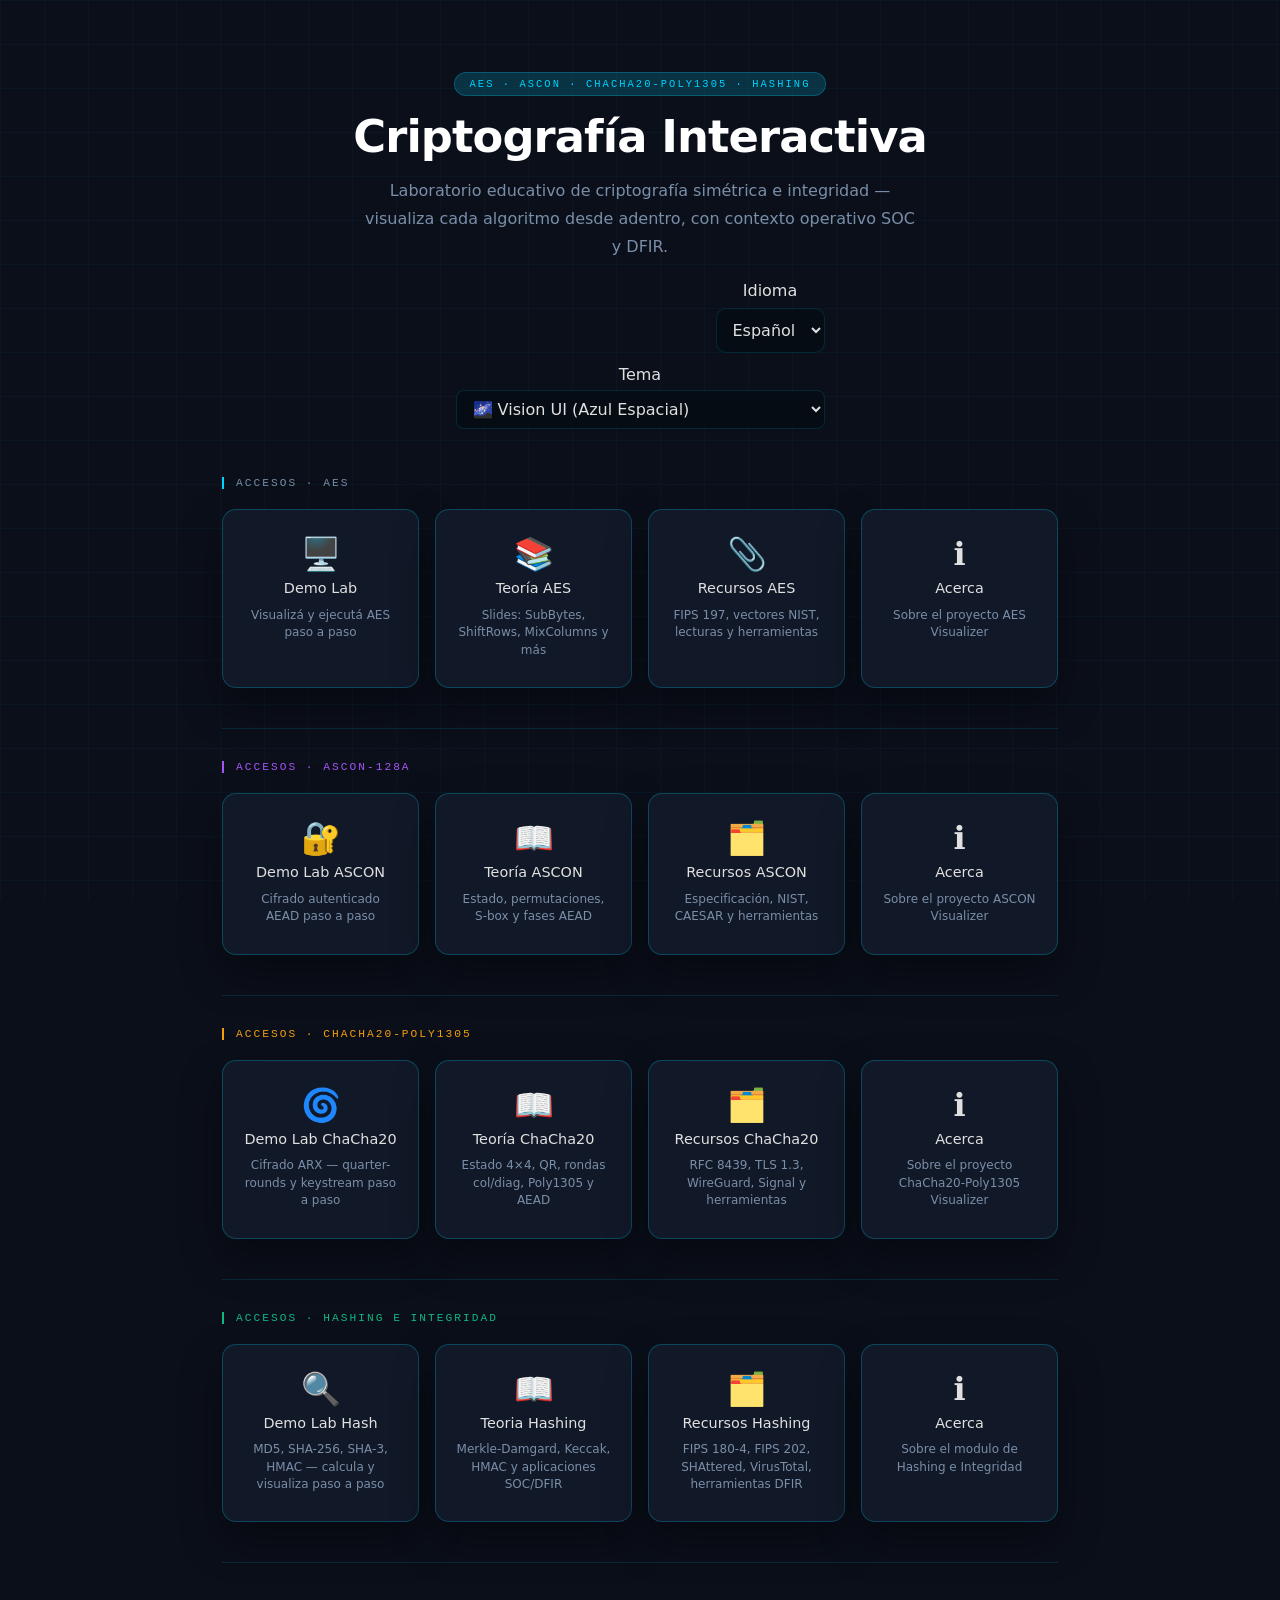
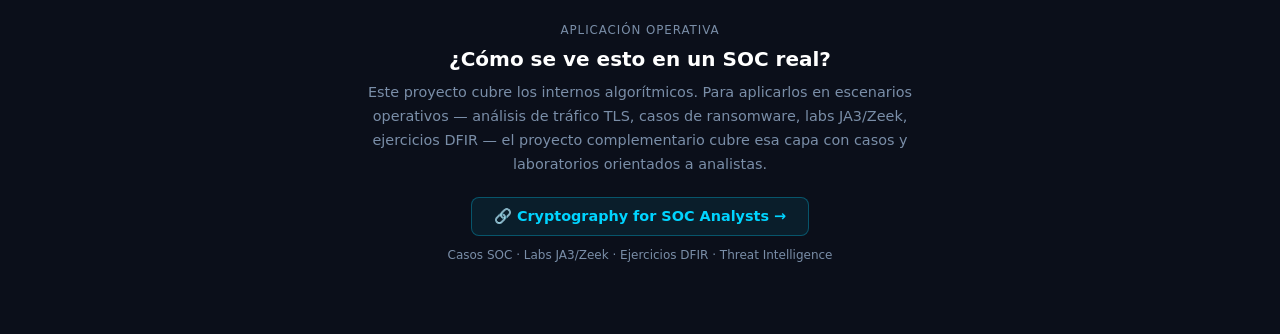
<file: web/index.html>
<!DOCTYPE html>
<html lang="es">
<head>
  <meta charset="UTF-8">
  <meta name="viewport" content="width=device-width, initial-scale=1.0">
  <meta name="description" content="Visualizador interactivo de criptografía simétrica: AES, ASCON-128a, ChaCha20-Poly1305 y hashing. Demos paso a paso, análisis SOC/DFIR y teoría bilingüe ES/EN." />
  <meta property="og:title" content="Criptografía Interactiva — AES · ASCON · ChaCha20 · Hashing" />
  <meta property="og:description" content="Visualizador interactivo de criptografía simétrica: AES, ASCON-128a, ChaCha20-Poly1305 y hashing. Demos paso a paso, análisis SOC/DFIR y teoría bilingüe ES/EN." />
  <meta property="og:type" content="website" />
  <title>Criptografía Interactiva — AES · ASCON · ChaCha20 · Hashing</title>
  <link rel="stylesheet" href="styles.css">
  <script src="theme-switcher.js"></script>
  <script defer src="i18n.js"></script>
  <link rel="icon" type="image/svg+xml" href="favicon.svg" />
</head>
<body>

  <div class="bg-grid" aria-hidden="true"></div>

  <div class="container">

    <!-- ── Sección AES ── -->
    <header class="hero">
      <div>
        <div class="hero-badge">AES &middot; ASCON &middot; ChaCha20-Poly1305 &middot; Hashing</div>
        <h1>Criptografía Interactiva</h1>
        <p>Laboratorio educativo de criptografía simétrica e integridad — visualiza cada algoritmo desde adentro, con contexto operativo SOC y DFIR.</p>
      </div>
      <div class="hero-tools">
        <label class="lang-switch">
          <span id="langLabel">Idioma</span>
          <select id="langSelect">
            <option value="es">Español</option>
            <option value="en">English</option>
          </select>
        </label>
        <label style="display:grid;gap:6px;">
          <span class="ascon-mlabel">Tema</span>
          <select data-theme-select class="theme-select" style="min-width:190px;"></select>
        </label>
      </div>
    </header>

    <main role="main">
      <p class="accesos-label">Accesos · AES</p>
      <nav class="card-grid">

        <a href="aes-demo.html" class="card">
          <span class="card-icon">🖥️</span>
          <span class="card-label">Demo Lab</span>
          <span class="card-desc">Visualizá y ejecutá AES paso a paso</span>
        </a>

        <a href="aes-teoria.html" class="card">
          <span class="card-icon">📚</span>
          <span class="card-label">Teoría AES</span>
          <span class="card-desc">Slides: SubBytes, ShiftRows, MixColumns y más</span>
        </a>

        <a href="aes-recursos.html" class="card">
          <span class="card-icon">📎</span>
          <span class="card-label">Recursos AES</span>
          <span class="card-desc">FIPS 197, vectores NIST, lecturas y herramientas</span>
        </a>

        <button class="card" onclick="document.getElementById('modal-aes').classList.add('open')">
          <span class="card-icon">ℹ️</span>
          <span class="card-label">Acerca</span>
          <span class="card-desc">Sobre el proyecto AES Visualizer</span>
        </button>

      </nav>

      <!-- ── Separador ── -->
      <hr class="hub-divider">

      <!-- ── Sección ASCON ── -->
      <p class="accesos-label accesos-label--ascon">Accesos · ASCON-128a</p>
      <nav class="card-grid">

        <a href="ascon-demo.html" class="card card--ascon">
          <span class="card-icon">🔐</span>
          <span class="card-label">Demo Lab ASCON</span>
          <span class="card-desc">Cifrado autenticado AEAD paso a paso</span>
        </a>

        <a href="ascon-teoria.html" class="card card--ascon">
          <span class="card-icon">📖</span>
          <span class="card-label">Teoría ASCON</span>
          <span class="card-desc">Estado, permutaciones, S-box y fases AEAD</span>
        </a>

        <a href="ascon-recursos.html" class="card card--ascon">
          <span class="card-icon">🗂️</span>
          <span class="card-label">Recursos ASCON</span>
          <span class="card-desc">Especificación, NIST, CAESAR y herramientas</span>
        </a>

        <button class="card card--ascon" onclick="document.getElementById('modal-ascon').classList.add('open')">
          <span class="card-icon">ℹ️</span>
          <span class="card-label">Acerca</span>
          <span class="card-desc">Sobre el proyecto ASCON Visualizer</span>
        </button>

      </nav>

      <!-- ── Separador ── -->
      <hr class="hub-divider">

      <!-- ── Sección ChaCha20-Poly1305 ── -->
      <p class="accesos-label accesos-label--chacha">Accesos · ChaCha20-Poly1305</p>
      <nav class="card-grid">

        <a href="chacha20-demo.html" class="card card--chacha">
          <span class="card-icon">🌀</span>
          <span class="card-label">Demo Lab ChaCha20</span>
          <span class="card-desc">Cifrado ARX — quarter-rounds y keystream paso a paso</span>
        </a>

        <a href="chacha20-teoria.html" class="card card--chacha">
          <span class="card-icon">📖</span>
          <span class="card-label">Teoría ChaCha20</span>
          <span class="card-desc">Estado 4×4, QR, rondas col/diag, Poly1305 y AEAD</span>
        </a>

        <a href="chacha20-recursos.html" class="card card--chacha">
          <span class="card-icon">🗂️</span>
          <span class="card-label">Recursos ChaCha20</span>
          <span class="card-desc">RFC 8439, TLS 1.3, WireGuard, Signal y herramientas</span>
        </a>

        <button class="card card--chacha" onclick="document.getElementById('modal-chacha').classList.add('open')">
          <span class="card-icon">ℹ️</span>
          <span class="card-label">Acerca</span>
          <span class="card-desc">Sobre el proyecto ChaCha20-Poly1305 Visualizer</span>
        </button>

      </nav>

      <!-- ── Separador ── -->
      <hr class="hub-divider">

      <!-- ── Sección Hashing ── -->
      <p class="accesos-label accesos-label--hash">Accesos · Hashing e Integridad</p>
      <nav class="card-grid">

        <a href="hash-demo.html" class="card card--hash">
          <span class="card-icon">🔍</span>
          <span class="card-label">Demo Lab Hash</span>
          <span class="card-desc">MD5, SHA-256, SHA-3, HMAC — calcula y visualiza paso a paso</span>
        </a>

        <a href="hash-teoria.html" class="card card--hash">
          <span class="card-icon">📖</span>
          <span class="card-label">Teoria Hashing</span>
          <span class="card-desc">Merkle-Damgard, Keccak, HMAC y aplicaciones SOC/DFIR</span>
        </a>

        <a href="hash-recursos.html" class="card card--hash">
          <span class="card-icon">🗂️</span>
          <span class="card-label">Recursos Hashing</span>
          <span class="card-desc">FIPS 180-4, FIPS 202, SHAttered, VirusTotal, herramientas DFIR</span>
        </a>

        <button class="card card--hash" onclick="document.getElementById('modal-hash').classList.add('open')">
          <span class="card-icon">ℹ️</span>
          <span class="card-label">Acerca</span>
          <span class="card-desc">Sobre el modulo de Hashing e Integridad</span>
        </button>

      </nav>

      <!-- ── Sección puente — proyecto complementario ── -->
      <hr class="hub-divider">

      <div style="text-align:center;padding:28px 16px 8px">
        <p style="font-size:.74rem;text-transform:uppercase;letter-spacing:.08em;color:var(--muted);margin-bottom:10px">
          Aplicación operativa
        </p>
        <h2 style="font-size:1.25rem;font-weight:700;margin-bottom:10px">
          ¿Cómo se ve esto en un SOC real?
        </h2>
        <p style="color:var(--muted);font-size:.9rem;max-width:560px;margin:0 auto 20px;line-height:1.65">
          Este proyecto cubre los internos algorítmicos. Para aplicarlos en escenarios operativos —
          análisis de tráfico TLS, casos de ransomware, labs JA3/Zeek, ejercicios DFIR —
          el proyecto complementario cubre esa capa con casos y laboratorios orientados a analistas.
        </p>
        <a href="https://xavimape.github.io/clase-criptografia/index.html"
           target="_blank" rel="noopener"
           style="display:inline-flex;align-items:center;gap:8px;background:rgba(0,212,255,.08);border:1px solid rgba(0,212,255,.3);color:var(--accent);text-decoration:none;padding:10px 22px;border-radius:8px;font-weight:600;font-size:.9rem;transition:background .15s"
           onmouseover="this.style.background='rgba(0,212,255,.15)'"
           onmouseout="this.style.background='rgba(0,212,255,.08)'">
          🔗 Cryptography for SOC Analysts →
        </a>
        <p style="font-size:.75rem;color:var(--muted);margin-top:12px">
          Casos SOC · Labs JA3/Zeek · Ejercicios DFIR · Threat Intelligence
        </p>
      </div>

    </main>

  </div>

  <!-- ── Modal Acerca AES ── -->
  <div class="modal-overlay" id="modal-aes"
       onclick="if(event.target===this)this.classList.remove('open')">
    <div class="modal-box">
      <button class="modal-close" onclick="document.getElementById('modal-aes').classList.remove('open')" aria-label="Cerrar">×</button>
      <div class="hero-badge">Acerca del proyecto</div>
      <h2>AES Visualizer</h2>
      <div class="prose">
        <p>
          Laboratorio educativo para comprender el funcionamiento interno del
          Advanced Encryption Standard. El objetivo es hacer visible lo que AES
          hace a cada byte en cada ronda: cómo la S-box transforma cada valor,
          cómo ShiftRows redistribuye posiciones, qué hace MixColumns sobre GF(2⁸)
          y cómo AddRoundKey incorpora el material de clave.
        </p>
        <p>
          El modo <strong>Comparación</strong> permite observar el <em>efecto avalancha</em>:
          un cambio de un solo bit en la clave o el plaintext produce diferencias que se
          propagan hasta afectar prácticamente todos los bits del ciphertext al finalizar
          las rondas.
        </p>
        <p>
          Funciona completamente en el navegador — sin backend, sin dependencias externas.
          Implementación pura en JavaScript, matemáticamente equivalente
          a la versión Python/Tkinter de escritorio.
        </p>
      </div>
    </div>
  </div>

  <!-- ── Modal Acerca ASCON ── -->
  <div class="modal-overlay" id="modal-ascon"
       onclick="if(event.target===this)this.classList.remove('open')">
    <div class="modal-box" style="border-color: var(--accent-ascon-border);">
      <button class="modal-close" onclick="document.getElementById('modal-ascon').classList.remove('open')" aria-label="Cerrar">×</button>
      <div class="hero-badge hero-badge--ascon">Acerca del proyecto</div>
      <h2>ASCON-128a Visualizer</h2>
      <div class="prose">
        <p>
          Laboratorio educativo para comprender el cifrado autenticado ASCON-128a
          (AEAD — Authenticated Encryption with Associated Data). Ganador de la
          competencia CAESAR 2019 y finalista del proceso NIST Lightweight Cryptography.
        </p>
        <p>
          ASCON opera sobre un estado interno de 320 bits dividido en cinco registros
          de 64 bits (x0–x4). Las permutaciones <strong>pa</strong> (12 rondas) y
          <strong>pb</strong> (8 rondas en ASCON-128a) aplican constante de ronda, S-box de 5 bits
          y capa de difusión lineal para lograr confusión y difusión.
        </p>
        <p>
          El visualizador permite observar cada fase: Inicialización, Absorción de
          Datos Asociados, Cifrado y Finalización, con el estado interno visible
          en cada paso. Sin backend, sin dependencias externas.
        </p>
      </div>
    </div>
  </div>


  <!-- ── Modal Acerca ChaCha20 ── -->
  <div class="modal-overlay" id="modal-chacha"
       onclick="if(event.target===this)this.classList.remove('open')">
    <div class="modal-box" style="border-color: var(--accent-chacha-border);">
      <button class="modal-close" onclick="document.getElementById('modal-chacha').classList.remove('open')" aria-label="Cerrar">×</button>
      <div class="hero-badge hero-badge--chacha">Acerca del proyecto</div>
      <h2>ChaCha20-Poly1305 Visualizer</h2>
      <div class="prose">
        <p>
          Laboratorio educativo para comprender el cifrado AEAD ChaCha20-Poly1305,
          estándar IETF (RFC 8439) utilizado en TLS 1.3, WireGuard y Signal.
        </p>
        <p>
          ChaCha20 opera sobre un estado de 16 palabras de 32 bits usando únicamente
          sumas, rotaciones y XOR (ARX). Poly1305 proporciona autenticación mediante
          evaluación polinomial en GF(2¹³⁰ − 5).
        </p>
        <p>
          El visualizador muestra cada double-round (columnas + diagonales) sobre la
          matriz 4×4, permitiendo observar cómo un cambio de 1 bit en la clave se
          propaga a todo el estado en pocas rondas.
        </p>
      </div>
    </div>
  </div>


  <!-- ── Modal Acerca Hash ── -->
  <div class="modal-overlay" id="modal-hash"
       onclick="if(event.target===this)this.classList.remove('open')">
    <div class="modal-box" style="border-color: var(--accent-hash-border);">
      <button class="modal-close" onclick="document.getElementById('modal-hash').classList.remove('open')" aria-label="Cerrar">×</button>
      <div class="hero-badge" style="background:rgba(16,185,129,0.12);border-color:rgba(16,185,129,0.3);color:var(--accent-hash)">Acerca del proyecto</div>
      <h2>Hashing e Integridad</h2>
      <div class="prose">
        <p>
          Laboratorio educativo para comprender el funcionamiento interno de las
          funciones hash criptograficas: MD5, SHA-256, SHA3-256 y HMAC-SHA256.
        </p>
        <p>
          El modulo incluye visualizacion paso a paso del proceso de hashing,
          demostracion del <strong>efecto avalancha</strong> (como 1 bit de diferencia
          en la entrada cambia ~50% del digest), y una guia sobre el rol del hashing
          en contextos operativos: IOCs en threat intel, cadena de custodia DFIR,
          deteccion por hash en SIEM/EDR y HMAC en autenticacion de APIs.
        </p>
        <p>
          Las implementaciones son pedagogicas y no deben usarse en produccion.
          Para produccion usar <code>hashlib</code>, OpenSSL o la Web Crypto API.
        </p>
      </div>
    </div>
  </div>

</body>
</html>
                                                                                                                                                                                                                                                                                                                                                                                                                                                                                                                                                                                                                                                                                                                                                                                                                                                                                                                                                                                                                                                                                                                                                                                                                                                                                                                                                                                                                                                                                                                                                                                                                                                                                                                                                                                                                                                                                                                                                                                                                                                                                                                                                                                                                                                                                                                                                                                                                                                                                                                                                                                                                                                                                                                                                                                                                                                                                                                                                                                                                                                                                                                                                                                                                                                                                                                                                                                                                                                                                                                                                                                                                                                                                                                                                                                                                                                                                                                                                                                                                                                                                                                                                                                                                                                                                                                                                                                                                                                                                                                                                                                                                                                                                                                                                                                                                                                                                                                                                                                                                                                                                                                                                                                                                                                                                                                                                                                                                                                                                                                                                                                                                                                                                                                                                                                                                                                                                                                                                                                                                                                                                                                                                                                                                                                                                                                                                                                
</file>
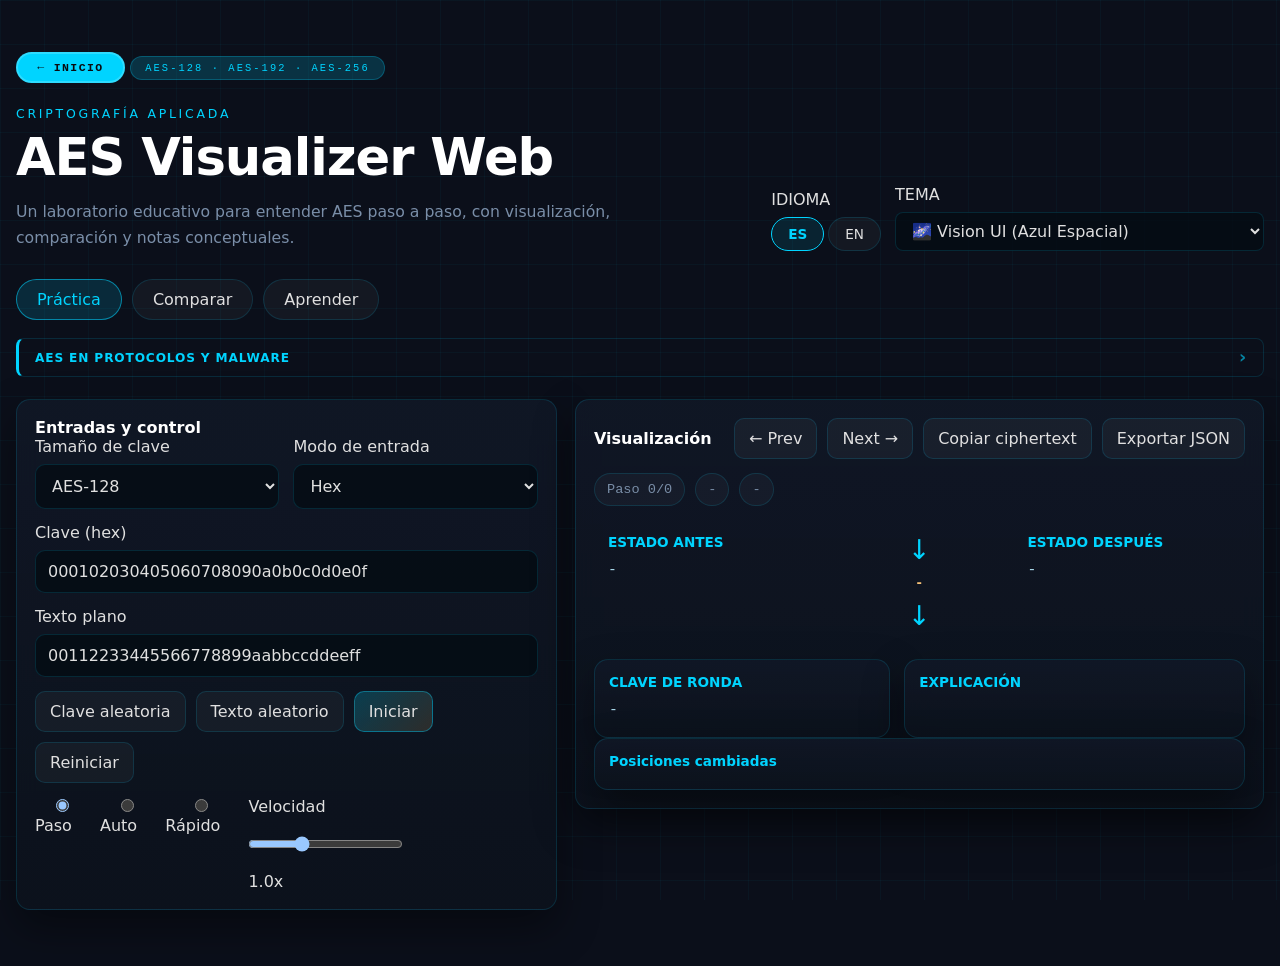
<file: web/aes-demo.html>
<!doctype html>
<html lang="es">
  <head>
    <meta charset="utf-8" />
    <meta name="viewport" content="width=device-width, initial-scale=1" />
  <meta name="description" content="Demo lab de AES: ejecuta AES-128/192/256 en ECB/CBC/GCM, visualiza el efecto avalanche y verifica vectores FIPS 197 paso a paso." />
  <meta property="og:title" content="Demo Lab — AES Visualizer" />
  <meta property="og:description" content="Demo lab de AES: ejecuta AES-128/192/256 en ECB/CBC/GCM, visualiza el efecto avalanche y verifica vectores FIPS 197 paso a paso." />
  <meta property="og:type" content="website" />
    <title>Demo Lab — AES Visualizer</title>
    <link rel="stylesheet" href="styles.css" />
    <link rel="stylesheet" href="boton-dubstep.css" />
    <script src="theme-switcher.js"></script>
    <script defer src="aes-app.js"></script>
    <script defer src="aes-tabs.js"></script>
    <script defer src="aes-enhancements.js"></script>
    <script defer src="i18n.js"></script>
  <link rel="icon" type="image/svg+xml" href="favicon.svg" />
</head>
  <body>

    <div class="bg-grid" aria-hidden="true"></div>

    <div class="page-shell">

      <header class="hero">
        <div>
          <a href="index.html" class="section-back">← Inicio</a>
          <div class="hero-badge" id="heroBadge">AES-128 · AES-192 · AES-256</div>
          <p class="eyebrow" id="eyebrow">Cifrado simétrico por bloques</p>
          <h1 id="title">Demo Lab</h1>
          <p class="hero-copy" id="heroCopy">
            Ejecutá AES paso a paso. Observá el estado interno en cada transformación
            y comparás ejecuciones para estudiar el efecto avalancha.
          </p>
        </div>
        <div class="hero-tools-v2">
          <div>
            <span class="ascon-mlabel" data-i18n="language">IDIOMA</span>
            <div class="ci-tabs" data-lang-pill-container>
              <button type="button" class="ci-tab" data-lang-pill="es" aria-selected="true">ES</button>
              <button type="button" class="ci-tab" data-lang-pill="en"  aria-selected="false">EN</button>
            </div>
          </div>
          <div>
            <span class="ascon-mlabel" data-i18n="theme">TEMA</span>
            <select class="ci-select" data-theme-select></select>
          </div>
        </div>
      </header>

      <main role="main" class="layout">

        <nav class="tabs" aria-label="Secciones principales">
          <button type="button" class="tab-btn active" data-tab="studio" id="tabStudio">Práctica</button>
          <button type="button" class="tab-btn" data-tab="compare" id="tabCompare">Comparar</button>
          <button type="button" class="tab-btn" data-tab="learn" id="tabLearn">Aprender</button>
        </nav>

        <!-- ── Callout técnico AES ── -->
        <details class="op-callout" style="--op-accent:var(--accent)">
          <summary>AES en protocolos y malware</summary>
          <div class="op-callout-body">
            <ul class="op-callout-list">
              <li><strong>TLS 1.3:</strong> <code>TLS_AES_256_GCM_SHA384</code> — AES-256 en modo GCM, nonce de 96 bits, tag GHASH de 128 bits. La cipher suite negociada aparece en el handshake que analizás en Wireshark o JA3.</li>
              <li><strong>Ransomware moderno:</strong> LockBit 3.0, BlackCat/ALPHV y la mayoría usan AES-128-CBC o AES-256-GCM para cifrar archivos. La clave AES se cifra con RSA/ECDH (hybrid encryption) — por eso el descifrado requiere la clave privada del atacante.</li>
              <li><strong>DFIR / análisis de memoria:</strong> si el malware no limpia la clave AES del heap antes de terminar, es recuperable con Volatility (<code>vol malfind</code> + búsqueda de patrones AES-NI). El Key Schedule expandido tiene una firma reconocible de 176/208/240 bytes.</li>
              <li><strong>Cifrado de disco:</strong> BitLocker (AES-128/256-XTS), LUKS (AES-256-XTS), FileVault. En triage DFIR, el header del volumen identifica el algoritmo y el modo.</li>
            </ul>
            <a class="op-callout-link" href="https://xavimape.github.io/clase-criptografia/cases/case-04-ransomware-activity/index.html" target="_blank" rel="noopener">
              → Caso SOC 04: Ransomware Activity
            </a>
          </div>
        </details>

        <!-- ── PRÁCTICA ── -->
        <section class="card controls" data-panel="studio">
          <h2 id="controlsTitle">Entradas y control</h2>
          <div class="field-grid">
            <label>
              <span id="keySizeLabel">Tamaño de clave</span>
              <select id="keySize">
                <option value="128">AES-128</option>
                <option value="192">AES-192</option>
                <option value="256">AES-256</option>
              </select>
            </label>
            <label>
              <span id="inputModeLabel">Modo de entrada</span>
              <select id="inputMode">
                <option value="hex">Hex</option>
                <option value="text">Texto</option>
              </select>
            </label>
            <label class="span-2">
              <span id="keyLabel">Clave (hex)</span>
              <input id="keyInput" type="text" spellcheck="false" />
            </label>
            <label class="span-2">
              <span id="plaintextLabel">Texto plano</span>
              <input id="plaintextInput" type="text" spellcheck="false" />
            </label>
          </div>
          <div class="button-row">
            <button id="randomKeyBtn" type="button">Clave aleatoria</button>
            <button id="randomPlainBtn" type="button">Texto aleatorio</button>
            <button id="startBtn" type="button" class="primary">Iniciar</button>
            <button id="resetBtn" type="button">Reiniciar</button>
          </div>
          <div class="button-row mode-row">
            <label><input type="radio" name="mode" value="step" checked /> <span id="modeStep">Paso</span></label>
            <label><input type="radio" name="mode" value="auto" /> <span id="modeAuto">Auto</span></label>
            <label><input type="radio" name="mode" value="fast" /> <span id="modeFast">Rápido</span></label>
            <label class="speed-control">
              <span id="speedLabel">Velocidad</span>
              <input id="speed" type="range" min="0.2" max="3" step="0.1" value="1" />
              <span id="speedValue">1.0x</span>
            </label>
          </div>
        </section>

        <section class="card viz" data-panel="studio">
          <div class="section-head">
            <h2 id="vizTitle">Visualización</h2>
            <div class="button-row compact">
              <button id="prevBtn" type="button">← Prev</button>
              <button id="nextBtn" type="button">Next →</button>
              <button id="copyBtn" type="button">Copiar ciphertext</button>
              <button id="exportBtn" type="button">Exportar JSON</button>
            </div>
          </div>
          <div class="status-row">
            <div class="status-pill" id="stepCounter">Paso 0/0</div>
            <div class="status-pill" id="roundInfo">-</div>
            <div class="status-pill" id="phaseInfo">-</div>
          </div>
          <div class="matrix-grid">
            <div class="matrix-panel">
              <h3 id="beforeTitle">ESTADO ANTES</h3>
              <pre id="beforeMatrix" class="matrix">-</pre>
            </div>
            <div class="matrix-panel arrow-panel">
              <div class="arrow">↓</div>
              <div class="phase-tag" id="phaseTag">-</div>
              <div class="arrow">↓</div>
            </div>
            <div class="matrix-panel">
              <h3 id="afterTitle">ESTADO DESPUÉS</h3>
              <pre id="afterMatrix" class="matrix">-</pre>
            </div>
          </div>
          <div class="subgrid">
            <article class="mini-card">
              <h3 id="roundKeyTitle">CLAVE DE RONDA</h3>
              <pre id="roundKeyMatrix" class="matrix">-</pre>
            </article>
            <article class="mini-card">
              <h3 id="explanationTitle">EXPLICACIÓN</h3>
              <div id="explanationBox" class="prose"></div>
            </article>
          </div>
          <article class="mini-card">
            <h3 id="changesTitle">Posiciones cambiadas</h3>
            <div id="changesBox" class="changes"></div>
          </article>
        </section>

        <!-- ── COMPARAR ── -->
        <section class="card compare" data-panel="compare" hidden>
          <h2 id="compareTitle">Modo Comparación</h2>
          <div class="field-grid compare-grid">
            <label class="span-2">
              <span id="compareKey1Label">Ejecución 1 — Clave</span>
              <input id="compareKey1" type="text" spellcheck="false" />
            </label>
            <label class="span-2">
              <span id="comparePlain1Label">Texto plano</span>
              <input id="comparePlain1" type="text" spellcheck="false" />
            </label>
            <label class="span-2">
              <span id="compareKey2Label">Ejecución 2 — Clave</span>
              <input id="compareKey2" type="text" spellcheck="false" />
            </label>
            <label class="span-2">
              <span id="comparePlain2Label">Texto plano</span>
              <input id="comparePlain2" type="text" spellcheck="false" />
            </label>
          </div>
          <div class="button-row">
            <button id="compareBtn" type="button" class="primary">Comparar</button>
          </div>
          <pre id="compareOutput" aria-live="polite" aria-atomic="true" class="output">-</pre>
        </section>

        <!-- ── APRENDER ── -->
        <div class="learn-tabs" role="tablist" aria-label="Secciones de aprendizaje" data-panel="learn" hidden>
          <button type="button" class="learn-btn active" data-learn-tab="guide" id="learnGuideBtn">Guía</button>
          <button type="button" class="learn-btn" data-learn-tab="glossary" id="learnGlossaryBtn">Glosario</button>
          <button type="button" class="learn-btn" data-learn-tab="nist" id="learnNistBtn">Ejemplos NIST</button>
        </div>

        <section class="card guide" data-panel="learn" hidden>
          <div class="section-head">
            <h2 id="guideTitle">Guía educativa</h2>
          </div>
          <div id="guideContent" class="guide-content"></div>
        </section>

        <section class="card glossary" data-panel="learn" hidden>
          <div class="section-head">
            <h2 id="glossaryTitle">Glosario y fórmulas</h2>
            <div class="chip-row">
              <span class="chip">GF(2^8)</span>
              <span class="chip">S-box</span>
              <span class="chip">Rcon</span>
            </div>
          </div>
          <div class="glossary-tools">
            <label class="glossary-filter">
              <span id="glossaryFilterLabel">Filtrar términos</span>
              <input id="glossaryFilter" type="search" placeholder="S-box, GF(2^8), avalanche..." />
            </label>
            <div id="glossaryCategories" class="category-row" aria-label="Categorías del glosario"></div>
          </div>
          <div id="glossaryContent" class="glossary-grid"></div>
        </section>

        <!-- ── Ejemplos NIST / NIST Examples ── -->
        <section class="card nist-examples" data-panel="learn" hidden>
          <div class="section-head">
            <h2>Vectores FIPS 197 (KAT)</h2>
            <div class="chip-row">
              <span class="chip">AES-128</span>
              <span class="chip">AES-192</span>
              <span class="chip">AES-256</span>
            </div>
          </div>
          <p style="font-size:.85rem;color:var(--muted);margin-bottom:1rem">
            Known Answer Tests del estándar oficial FIPS 197 — Appendix B/C.
            Podés verificar estos valores corriendo la encriptación en la pestaña <strong>Práctica</strong>.
          </p>

          <div class="diagram-box" style="margin-bottom:1rem">
── AES-128 (FIPS 197 Appendix B) ───────────────────────────
Key:        2b 7e 15 16 28 ae d2 a6  ab f7 15 88 09 cf 4f 3c
Plaintext:  32 43 f6 a8 88 5a 30 8d  31 31 98 a2 e0 37 07 34
Ciphertext: 39 25 84 1d 02 dc 09 fb  dc 11 85 97 19 6a 0b 32

── AES-128 (Appendix C — Round-by-round) ───────────────────
Key:        00 01 02 03 04 05 06 07  08 09 0a 0b 0c 0d 0e 0f
Plaintext:  00 11 22 33 44 55 66 77  88 99 aa bb cc dd ee ff
Ciphertext: 69 c4 e0 d8 6a 7b 04 30  d8 cd b7 80 70 b4 c5 5a

── AES-192 (Appendix C.2) ───────────────────────────────────
Key:        00 01 02 03 04 05 06 07  08 09 0a 0b 0c 0d 0e 0f
            10 11 12 13 14 15 16 17
Plaintext:  00 11 22 33 44 55 66 77  88 99 aa bb cc dd ee ff
Ciphertext: dd a9 7c a4 86 4c df e0  6e af 70 a0 ec 0d 71 91

── AES-256 (Appendix C.3) ───────────────────────────────────
Key:        00 01 02 03 04 05 06 07  08 09 0a 0b 0c 0d 0e 0f
            10 11 12 13 14 15 16 17  18 19 1a 1b 1c 1d 1e 1f
Plaintext:  00 11 22 33 44 55 66 77  88 99 aa bb cc dd ee ff
Ciphertext: 8e a2 b7 ca 51 67 45 bf  ea fc 49 90 4b 49 60 89</div>

          <div class="key-points" style="margin-top:.5rem">
            <div class="key-point">
              <span class="key-point-icon">🔎</span>
              <span><strong>Cómo verificar:</strong> copiá la clave y el plaintext en la pestaña Práctica, elegí AES-128/192/256 y ejecutá. El ciphertext debe coincidir exactamente.</span>
            </div>
            <div class="key-point">
              <span class="key-point-icon">📄</span>
              <span><strong>Fuente:</strong> NIST FIPS 197 (noviembre 2001), Appendix B y C. Disponibles en <a href="https://csrc.nist.gov/publications/detail/fips/197/final" target="_blank" rel="noopener">csrc.nist.gov</a>.</span>
            </div>
          </div>
        </section>

      </main>
    </div>
  </body>
</html>
</file>
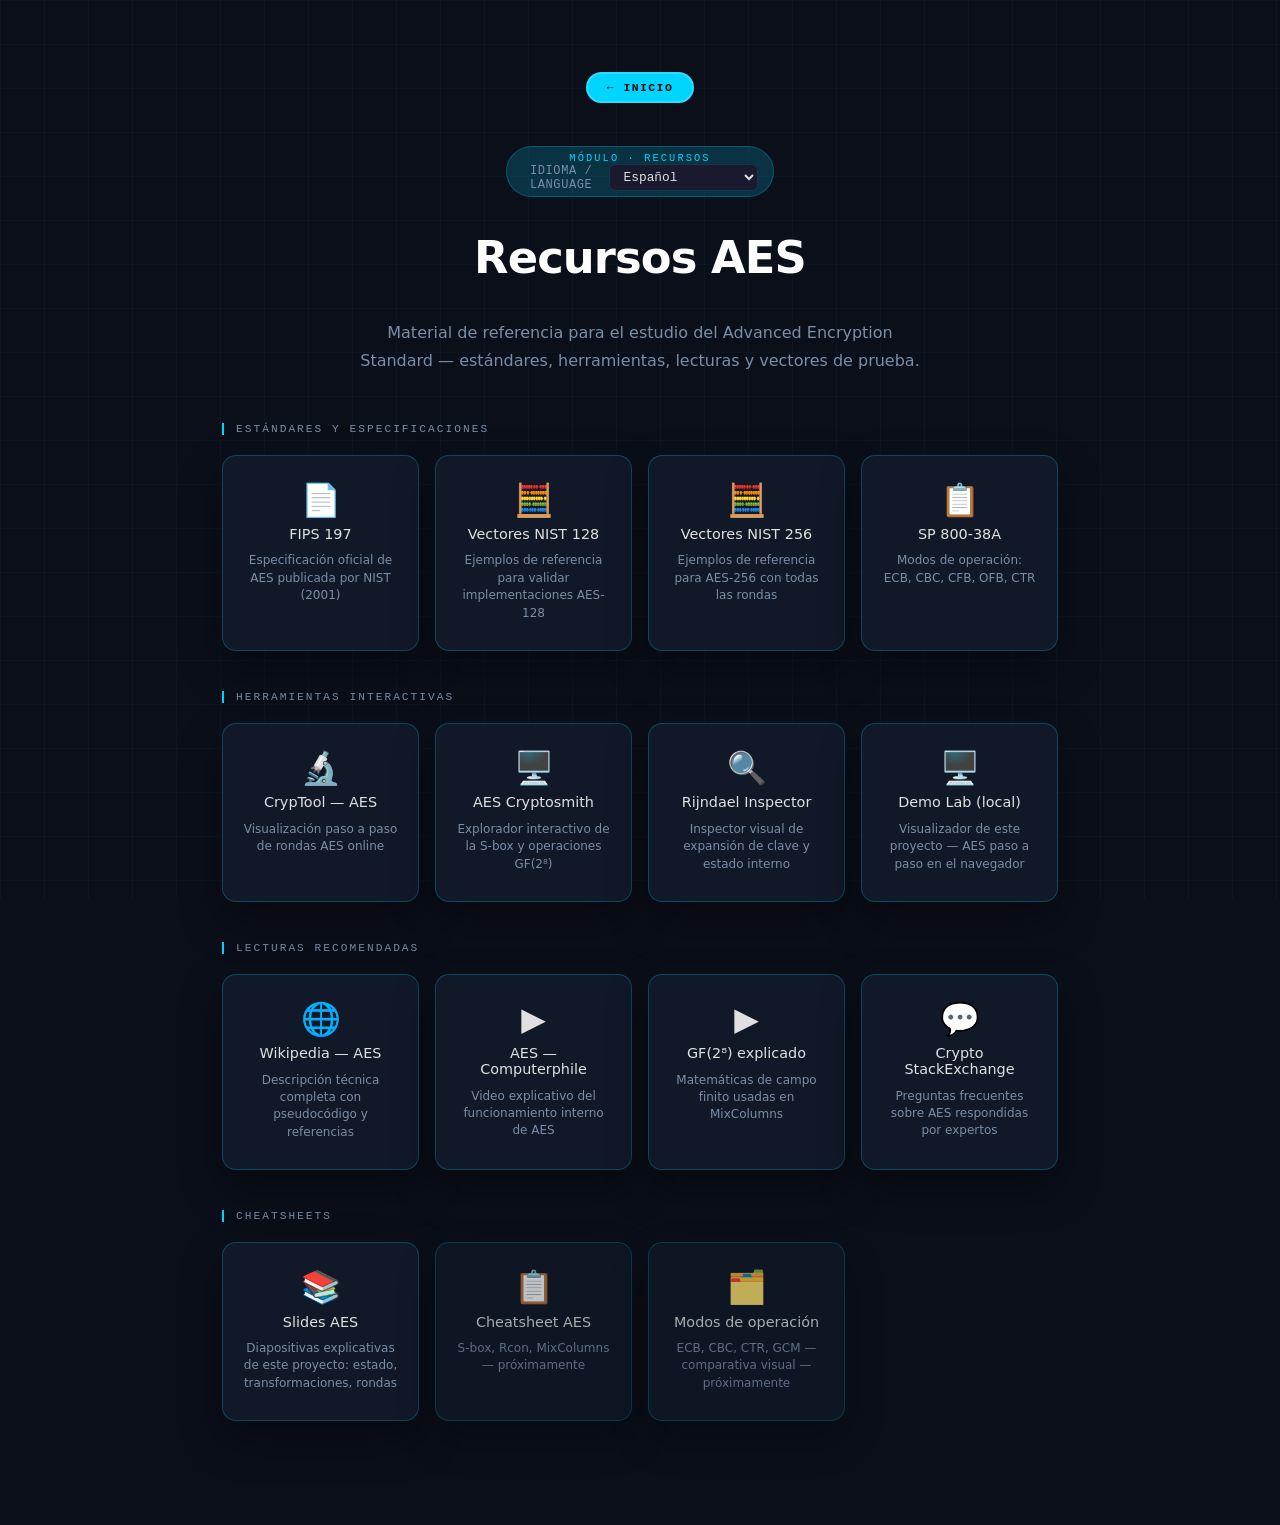
<file: web/aes-recursos.html>
<!DOCTYPE html>
<html lang="es">
<head>
  <meta charset="UTF-8">
  <meta name="viewport" content="width=device-width, initial-scale=1.0">
  <title>Recursos — AES Visualizer</title>
  <link rel="stylesheet" href="styles.css">
  <link rel="stylesheet" href="boton-dubstep.css">
  <script defer src="i18n.js"></script>
  <link rel="icon" type="image/svg+xml" href="favicon.svg" />
</head>
<body>

  <div class="bg-grid" aria-hidden="true"></div>

  <div class="container">

    <header class="hero">
      <a href="index.html" class="section-back">← Inicio</a>
      <div class="hero-badge">Módulo · Recursos</div>
      <h1>Recursos AES</h1>
      <p>Material de referencia para el estudio del Advanced Encryption Standard — estándares, herramientas, lecturas y vectores de prueba.</p>
    </header>

    <main role="main">

      <div class="recursos-section">
        <p class="accesos-label">Estándares y especificaciones</p>
        <nav class="card-grid">

          <a href="https://csrc.nist.gov/publications/detail/fips/197/final" class="card" target="_blank" rel="noopener">
            <span class="card-icon">📄</span>
            <span class="card-label">FIPS 197</span>
            <span class="card-desc">Especificación oficial de AES publicada por NIST (2001)</span>
          </a>

          <a href="https://csrc.nist.gov/CSRC/media/Projects/Cryptographic-Standards-and-Guidelines/documents/examples/AES_Core128.pdf" class="card" target="_blank" rel="noopener">
            <span class="card-icon">🧮</span>
            <span class="card-label">Vectores NIST 128</span>
            <span class="card-desc">Ejemplos de referencia para validar implementaciones AES-128</span>
          </a>

          <a href="https://csrc.nist.gov/CSRC/media/Projects/Cryptographic-Standards-and-Guidelines/documents/examples/AES_Core256.pdf" class="card" target="_blank" rel="noopener">
            <span class="card-icon">🧮</span>
            <span class="card-label">Vectores NIST 256</span>
            <span class="card-desc">Ejemplos de referencia para AES-256 con todas las rondas</span>
          </a>

          <a href="https://nvlpubs.nist.gov/nistpubs/Legacy/SP/nistspecialpublication800-38a.pdf" class="card" target="_blank" rel="noopener">
            <span class="card-icon">📋</span>
            <span class="card-label">SP 800-38A</span>
            <span class="card-desc">Modos de operación: ECB, CBC, CFB, OFB, CTR</span>
          </a>

        </nav>
      </div>

      <div class="recursos-section">
        <p class="accesos-label">Herramientas interactivas</p>
        <nav class="card-grid">

          <a href="https://www.cryptool.org/en/cto/aes-step-by-step" class="card" target="_blank" rel="noopener">
            <span class="card-icon">🔬</span>
            <span class="card-label">CrypTool — AES</span>
            <span class="card-desc">Visualización paso a paso de rondas AES online</span>
          </a>

          <a href="https://aes.cryptosmith.com/" class="card" target="_blank" rel="noopener">
            <span class="card-icon">🖥️</span>
            <span class="card-label">AES Cryptosmith</span>
            <span class="card-desc">Explorador interactivo de la S-box y operaciones GF(2⁸)</span>
          </a>

          <a href="https://formaestudio.com/rijndaelinspector/" class="card" target="_blank" rel="noopener">
            <span class="card-icon">🔍</span>
            <span class="card-label">Rijndael Inspector</span>
            <span class="card-desc">Inspector visual de expansión de clave y estado interno</span>
          </a>

          <a href="aes-demo.html" class="card">
            <span class="card-icon">🖥️</span>
            <span class="card-label">Demo Lab (local)</span>
            <span class="card-desc">Visualizador de este proyecto — AES paso a paso en el navegador</span>
          </a>

        </nav>
      </div>

      <div class="recursos-section">
        <p class="accesos-label">Lecturas recomendadas</p>
        <nav class="card-grid">

          <a href="https://en.wikipedia.org/wiki/Advanced_Encryption_Standard" class="card" target="_blank" rel="noopener">
            <span class="card-icon">🌐</span>
            <span class="card-label">Wikipedia — AES</span>
            <span class="card-desc">Descripción técnica completa con pseudocódigo y referencias</span>
          </a>

          <a href="https://www.youtube.com/watch?v=O4xNJsjtN6E" class="card" target="_blank" rel="noopener">
            <span class="card-icon">▶️</span>
            <span class="card-label">AES — Computerphile</span>
            <span class="card-desc">Video explicativo del funcionamiento interno de AES</span>
          </a>

          <a href="https://www.youtube.com/watch?v=mlzxpkdXP58" class="card" target="_blank" rel="noopener">
            <span class="card-icon">▶️</span>
            <span class="card-label">GF(2⁸) explicado</span>
            <span class="card-desc">Matemáticas de campo finito usadas en MixColumns</span>
          </a>

          <a href="https://crypto.stackexchange.com/questions/tagged/aes" class="card" target="_blank" rel="noopener">
            <span class="card-icon">💬</span>
            <span class="card-label">Crypto StackExchange</span>
            <span class="card-desc">Preguntas frecuentes sobre AES respondidas por expertos</span>
          </a>

        </nav>
      </div>

      <div class="recursos-section">
        <p class="accesos-label">Cheatsheets</p>
        <nav class="card-grid">

          <a href="aes-teoria.html" class="card">
            <span class="card-icon">📚</span>
            <span class="card-label">Slides AES</span>
            <span class="card-desc">Diapositivas explicativas de este proyecto: estado, transformaciones, rondas</span>
          </a>

          <a class="card card--secondary" href="#" onclick="return false;">
            <span class="card-icon">📋</span>
            <span class="card-label">Cheatsheet AES</span>
            <span class="card-desc">S-box, Rcon, MixColumns — próximamente</span>
          </a>

          <a class="card card--secondary" href="#" onclick="return false;">
            <span class="card-icon">🗂️</span>
            <span class="card-label">Modos de operación</span>
            <span class="card-desc">ECB, CBC, CTR, GCM — comparativa visual — próximamente</span>
          </a>

        </nav>
      </div>

    </main>

  </div>

</body>
</html>
</file>
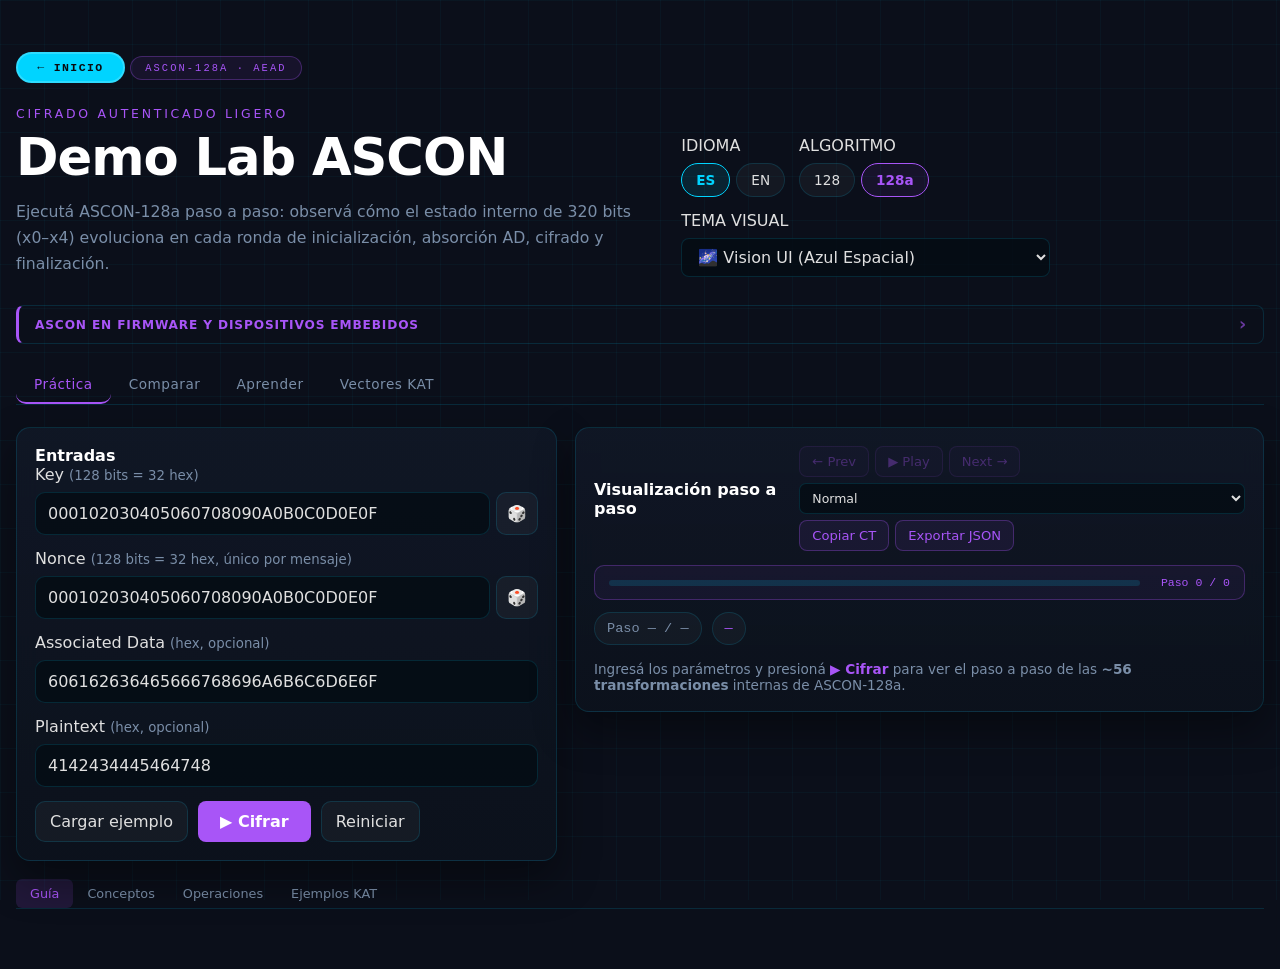
<file: web/ascon-demo.html>
<!doctype html>
<html lang="es">
<head>
  <meta charset="utf-8" />
  <meta name="viewport" content="width=device-width, initial-scale=1" />
  <meta name="description" content="Demo lab de ASCON-128a: visualiza la permutación de 12 rondas, cifra AEAD ligero y verifica con vectores KAT. El estándar NIST para IoT y dispositivos embebidos." />
  <meta property="og:title" content="Demo Lab — ASCON-128a Visualizer" />
  <meta property="og:description" content="Demo lab de ASCON-128a: visualiza la permutación de 12 rondas, cifra AEAD ligero y verifica con vectores KAT. El estándar NIST para IoT y dispositivos embebidos." />
  <meta property="og:type" content="website" />
  <title>Demo Lab — ASCON-128a Visualizer</title>
  <link rel="stylesheet" href="styles.css" />
    <link rel="stylesheet" href="boton-dubstep.css" />
  <script src="theme-switcher.js"></script>
  <script defer src="ascon-app.js"></script>
  <script defer src="ascon-tabs.js"></script>
  <script defer src="i18n.js"></script>
  <link rel="icon" type="image/svg+xml" href="favicon.svg" />
</head>
<body data-module="ascon">

  <div class="bg-grid" aria-hidden="true"></div>
  <div class="page-shell">

    <header class="hero">
      <div>
        <a href="index.html" class="section-back">← Inicio</a>
        <div class="hero-badge hero-badge--ascon" id="asconHeroBadge">ASCON-128a · AEAD</div>
        <p class="eyebrow" style="color:var(--accent-ascon)">Cifrado Autenticado Ligero</p>
        <h1>Demo Lab ASCON</h1>
        <p class="hero-copy" id="asconHeroCopy">
          Ejecutá ASCON-128a paso a paso: observá cómo el estado interno de 320 bits (x0–x4)
          evoluciona en cada ronda de inicialización, absorción AD, cifrado y finalización.
        </p>
      </div>
      <div style="display:flex; gap:14px; align-items:flex-end; flex-wrap:wrap;">

        <div style="display:grid; gap:8px;">
          <span class="ascon-mlabel" id="labelIdioma" data-i18n="language">IDIOMA</span>
          <div style="display:flex; gap:6px;" role="tablist">
            <button type="button" class="ci-tab" role="tab" style="padding:8px 14px;"
                    aria-selected="true" data-lang-pill="es">ES</button>
            <button type="button" class="ci-tab" role="tab" style="padding:8px 14px;"
                    aria-selected="false" data-lang-pill="en">EN</button>
          </div>
        </div>

        <div style="display:grid; gap:8px;">
          <span class="ascon-mlabel" data-i18n="variant">ALGORITMO</span>
          <div style="display:flex; gap:6px;" role="tablist">
            <button type="button" class="ci-tab" role="tab" style="padding:8px 14px;"
                    aria-selected="false" data-variant-pill="128">128</button>
            <button type="button" class="ci-tab" role="tab" style="padding:8px 14px;"
                    aria-selected="true" data-variant-pill="128a">128a</button>
          </div>
        </div>

        <label style="display:grid; gap:8px; min-width:180px;">
          <span class="ascon-mlabel" data-i18n="theme">TEMA VISUAL</span>
          <select data-theme-select class="ci-select" title="Tema visual"></select>
        </label>

      </div>
    </header>

    <main role="main" class="layout">

      <!-- ── Callout técnico ASCON ── -->
      <details class="op-callout" style="--op-accent:var(--accent-ascon)">
        <summary>ASCON en firmware y dispositivos embebidos</summary>
        <div class="op-callout-body">
          <ul class="op-callout-list">
            <li><strong>NIST LWC 2023:</strong> ASCON-128 es el estándar NIST para criptografía liviana. Diseñado para microcontroladores (ARM Cortex-M0, RISC-V, AVR) donde AES tiene un costo de área/energía prohibitivo.</li>
            <li><strong>Análisis de firmware (DFIR):</strong> en Ghidra o Binwalk, la constante de inicialización de ASCON-128 es <code>0x80400c0600000000</code>. Encontrarla en un binario confirma uso de ASCON. El estado de 320 bits ocupa exactamente 5 registros de 64 bits.</li>
            <li><strong>Matter protocol (IoT):</strong> candidato para el protocolo de interoperabilidad IoT hogar inteligente. Si analizás tráfico de dispositivos Zigbee 3.0 / Thread en evolución, ASCON puede aparecer en el plano de seguridad.</li>
            <li><strong>Diferencia clave vs AES:</strong> ASCON es AEAD nativo — no requiere un MAC separado. Un ciphertext sin tag íntegro es inmediatamente inválido (verification failure), simplificando el análisis forense de tráfico alterado.</li>
          </ul>
          <a class="op-callout-link" href="https://xavimape.github.io/clase-criptografia/index.html" target="_blank" rel="noopener">
            → clase-criptografia: Laboratorios SOC
          </a>
        </div>
      </details>

      <!-- Tabs principales -->
      <nav style="grid-column:1/-1;display:flex;border-bottom:1px solid var(--line);margin-bottom:4px"
           role="tablist" aria-label="Secciones principales">
        <button type="button" class="ascon-tab-btn active" data-tab="studio"  aria-selected="true">Práctica</button>
        <button type="button" class="ascon-tab-btn"        data-tab="compare" aria-selected="false">Comparar</button>
        <button type="button" class="ascon-tab-btn"        data-tab="learn"   aria-selected="false">Aprender</button>
        <button type="button" class="ascon-tab-btn"        data-tab="kat"     aria-selected="false">Vectores KAT</button>
      </nav>

      <!-- ====== PRÁCTICA: panel izquierdo (entradas) ====== -->
      <section class="card controls" data-ascon-panel="studio">
        <h2>Entradas</h2>
        <p id="asconError" class="error-banner" hidden></p>

        <!-- Selector de variante: oculto visualmente — controlado por las pills del header -->
        <div class="variant-selector" style="display:none">
          <span class="variant-label">Variante</span>
          <label class="variant-pill">
            <input type="radio" name="asconVariant" value="128a" id="asconVariant128a" checked />
            ASCON-128a <small>(rate=128b · pb=8)</small>
          </label>
          <label class="variant-pill">
            <input type="radio" name="asconVariant" value="128" id="asconVariant128" />
            ASCON-128 <small>(rate=64b · pb=6)</small>
          </label>
        </div>

        <div class="field-grid">
          <label class="span-2">
            <span>Key <small style="color:var(--muted)">(128 bits = 32 hex)</small></span>
            <div style="display:flex;gap:6px">
              <input id="asconKeyInput" type="text" spellcheck="false"
                     value="000102030405060708090A0B0C0D0E0F" maxlength="32" />
              <button id="asconRandKeyBtn" type="button" title="Clave aleatoria"
                      style="flex-shrink:0;padding:0 10px">🎲</button>
            </div>
          </label>

          <label class="span-2">
            <span>Nonce <small style="color:var(--muted)">(128 bits = 32 hex, único por mensaje)</small></span>
            <div style="display:flex;gap:6px">
              <input id="asconNonceInput" type="text" spellcheck="false"
                     value="000102030405060708090A0B0C0D0E0F" maxlength="32" />
              <button id="asconRandNonceBtn" type="button" title="Nonce aleatorio"
                      style="flex-shrink:0;padding:0 10px">🎲</button>
            </div>
          </label>

          <label class="span-2">
            <span>Associated Data <small style="color:var(--muted)">(hex, opcional)</small></span>
            <input id="asconAdInput" type="text" spellcheck="false"
                   value="606162636465666768696A6B6C6D6E6F" />
          </label>

          <label class="span-2">
            <span>Plaintext <small style="color:var(--muted)">(hex, opcional)</small></span>
            <input id="asconPtInput" type="text" spellcheck="false"
                   value="4142434445464748" />
          </label>
        </div>

        <div class="button-row">
          <button id="asconExampleBtn" type="button">Cargar ejemplo</button>
          <button id="asconStartBtn" type="button" class="btn-ascon-primary">▶ Cifrar</button>
          <button id="asconResetBtn" type="button">Reiniciar</button>
        </div>

        <!-- Resultado final -->
        <div id="asconResult" hidden
             style="margin-top:1.2rem;padding-top:1rem;border-top:1px solid var(--line)">
          <p style="font-family:var(--mono);font-size:.65rem;color:var(--muted);
                    letter-spacing:.12em;text-transform:uppercase;margin-bottom:.5rem">
            Resultado final
          </p>
          <div style="display:grid;gap:.4rem">
            <div class="result-field">
              <span class="result-label">CT</span>
              <span class="result-val" id="asconCiphertext" style="color:var(--accent-2)">—</span>
            </div>
            <div class="result-field">
              <span class="result-label">Tag</span>
              <span class="result-val" id="asconTag" style="color:var(--accent-ascon)">—</span>
            </div>
          </div>
        </div>
      </section>

      <!-- ====== PRÁCTICA: panel derecho (visualización) ====== -->
      <section class="card viz" data-ascon-panel="studio">

        <div class="section-head">
          <h2>Visualización paso a paso</h2>
          <div class="playback-controls">
            <button id="asconPrevBtn"   class="playback-btn" type="button" disabled>← Prev</button>
            <button id="asconPlayBtn"   class="playback-btn" type="button" disabled>▶ Play</button>
            <button id="asconNextBtn"   class="playback-btn" type="button" disabled>Next →</button>
            <select id="asconSpeedSel" class="speed-select" title="Velocidad de reproducción">
              <option value="800">Lento</option>
              <option value="400" selected>Normal</option>
              <option value="150">Rápido</option>
            </select>
            <button id="asconCopyBtn"   class="playback-btn" type="button">Copiar CT</button>
            <button id="asconExportBtn" class="playback-btn" type="button">Exportar JSON</button>
          </div>
        </div>
        <!-- Barra de progreso -->
        <div class="ascon-progress-wrap" id="asconProgressWrap" hidden>
          <div class="ascon-progress-bar">
            <div class="ascon-progress-fill" id="asconProgressFill"></div>
          </div>
          <span class="ascon-progress-label" id="asconProgressLabel">Paso 0 / 0</span>
        </div>

        <!-- Counter + fase -->
        <div class="status-row">
          <div class="status-pill" id="asconStepCounter">Paso — / —</div>
          <div class="status-pill" id="asconPhaseInfo"
               style="color:var(--accent-ascon)">—</div>
        </div>

        <!-- Sección visualización (oculta hasta ejecutar) -->
        <div id="asconVizSection" hidden>

          <!-- Grid antes / operación / después -->
          <div class="matrix-grid" style="margin-top:.75rem">

            <div class="matrix-panel">
              <h3 style="font-family:var(--mono);font-size:.65rem;color:var(--muted);
                         letter-spacing:.15em;text-transform:uppercase;margin-bottom:.6rem">
                ESTADO ANTES
              </h3>
              <div id="asconBeforeState" class="ascon-state"></div>
            </div>

            <div class="matrix-panel arrow-panel">
              <div class="arrow" style="color:var(--accent-ascon)">↓</div>
              <div class="phase-tag" id="asconPhaseTag"
                   style="color:var(--accent-ascon);background:var(--accent-ascon-glow);
                          border-color:var(--accent-ascon-border)">—</div>
              <div class="arrow" style="color:var(--accent-ascon)">↓</div>
            </div>

            <div class="matrix-panel">
              <h3 style="font-family:var(--mono);font-size:.65rem;color:var(--muted);
                         letter-spacing:.15em;text-transform:uppercase;margin-bottom:.6rem">
                ESTADO DESPUÉS
              </h3>
              <div id="asconAfterState" class="ascon-state"></div>
            </div>

          </div>

          <!-- Extra: CT generado / Tag -->
          <div id="asconExtra"
               style="margin-top:.75rem;padding:.6rem .9rem;
                      background:var(--accent-ascon-glow);border:1px solid var(--accent-ascon-border);
                      border-radius:8px;font-family:var(--mono);font-size:.78rem;
                      display:flex;gap:.6rem;align-items:flex-start"
               hidden></div>

          <!-- Explicación + bits cambiados -->
          <div class="subgrid" style="margin-top:.75rem">
            <article class="mini-card">
              <h3 style="font-family:var(--mono);font-size:.65rem;color:var(--muted);
                         letter-spacing:.12em;text-transform:uppercase;margin-bottom:.5rem">
                EXPLICACIÓN
              </h3>
              <div id="asconExplanation" class="prose"
                   style="font-size:.84rem;line-height:1.6"></div>
            </article>
            <article class="mini-card">
              <h3 style="font-family:var(--mono);font-size:.65rem;color:var(--muted);
                         letter-spacing:.12em;text-transform:uppercase;margin-bottom:.5rem">
                BITS CAMBIADOS
              </h3>
              <div id="asconChanges" class="changes"></div>
            </article>
          </div>

        </div>

        <!-- Placeholder antes de ejecutar -->
        <p id="asconPlaceholder"
           style="color:var(--muted);font-size:.85rem;margin-top:1rem">
          Ingresá los parámetros y presioná
          <strong style="color:var(--accent-ascon)">▶ Cifrar</strong>
          para ver el paso a paso de las
          <strong>~56 transformaciones</strong> internas de ASCON-128a.
        </p>

      </section>

      <!-- ====== COMPARAR ====== -->
      <section class="card" data-ascon-panel="compare" hidden
               style="grid-column:1/-1">
        <h2>Modo Comparación — Efecto Avalancha</h2>

        <div style="display:grid;grid-template-columns:1fr 1fr;gap:1.5rem;margin-top:.75rem">
          <div>
            <p style="color:var(--accent-ascon);font-size:.75rem;margin-bottom:.6rem;
                      font-family:var(--mono);letter-spacing:.1em">▶ EJECUCIÓN 1</p>
            <label style="display:grid;gap:5px;margin-bottom:.5rem">
              <span>Key</span>
              <input id="asconCmpKey1" type="text" spellcheck="false" />
            </label>
            <label style="display:grid;gap:5px;margin-bottom:.5rem">
              <span>Nonce</span>
              <input id="asconCmpNonce1" type="text" spellcheck="false" />
            </label>
            <label style="display:grid;gap:5px">
              <span>Plaintext</span>
              <input id="asconCmpPt1" type="text" spellcheck="false"
                     value="4142434445464748" />
            </label>
          </div>
          <div>
            <p style="color:var(--accent-ascon);font-size:.75rem;margin-bottom:.6rem;
                      font-family:var(--mono);letter-spacing:.1em">▶ EJECUCIÓN 2</p>
            <label style="display:grid;gap:5px;margin-bottom:.5rem">
              <span>Key</span>
              <input id="asconCmpKey2" type="text" spellcheck="false" />
            </label>
            <label style="display:grid;gap:5px;margin-bottom:.5rem">
              <span>Nonce</span>
              <input id="asconCmpNonce2" type="text" spellcheck="false" />
            </label>
            <label style="display:grid;gap:5px">
              <span>Plaintext</span>
              <input id="asconCmpPt2" type="text" spellcheck="false"
                     value="4142434445464748" />
            </label>
          </div>
        </div>

        <div class="button-row" style="margin-top:1rem">
          <button id="asconCompareBtn" type="button" class="btn-ascon-primary">Comparar</button>
        </div>
        <div id="asconCmpOutput" style="margin-top:1rem">—</div>
        <div class="avalanche-graph-wrap" id="asconAvalancheWrap" hidden>
          <div class="avalanche-pct" id="asconAvalanchePct">—%</div>
          <div class="avalanche-label">bits modificados en el ciphertext final</div>
          <canvas id="asconAvalancheCanvas" width="600" height="120"></canvas>
        </div>
      </section>

      <!-- ====== APRENDER ====== -->
      <div style="grid-column:1/-1;display:flex;border-bottom:1px solid var(--line);margin-bottom:4px"
           role="tablist" aria-label="Secciones de aprendizaje"
           data-ascon-panel="learn" hidden>
        <button type="button" class="ascon-learn-btn active" role="tab"
                data-learn-tab="guide" aria-selected="true">Guía</button>
        <button type="button" class="ascon-learn-btn" role="tab"
                data-learn-tab="concepts" aria-selected="false">Conceptos</button>
        <button type="button" class="ascon-learn-btn" role="tab"
                data-learn-tab="ops" aria-selected="false">Operaciones</button>
        <button type="button" class="ascon-learn-btn" role="tab"
                data-learn-tab="examples" aria-selected="false">Ejemplos KAT</button>
      </div>

      <section class="card" data-ascon-panel="learn" data-ascon-learn="guide"
               hidden style="grid-column:1/-1">
        <div class="section-head">
          <h2>Guía educativa ASCON-128a</h2>
        </div>
        <div id="asconGuideContent" class="guide-content"></div>
      </section>

      <section class="card" data-ascon-panel="learn" data-ascon-learn="concepts"
               hidden style="grid-column:1/-1">
        <div class="section-head">
          <h2 id="asconConceptsTitle">Conceptos clave</h2>
        </div>
        <div id="asconConceptsContent" class="guide-content"></div>
      </section>

      <section class="card" data-ascon-panel="learn" data-ascon-learn="ops"
               hidden style="grid-column:1/-1">
        <div class="section-head">
          <h2 id="asconOpsTitle">Operaciones internas</h2>
        </div>
        <div id="asconOpsContent" class="guide-content"></div>
      </section>

      <section class="card" data-ascon-panel="learn" data-ascon-learn="examples"
               hidden style="grid-column:1/-1">
        <div class="section-head">
          <h2 id="asconExamplesTitle">Ejemplos — Vectores KAT</h2>
        </div>
        <div id="asconExamplesContent"></div>
      </section>

      <!-- ====== VECTORES KAT ====== -->
      <section class="card" data-ascon-panel="kat" hidden style="grid-column:1/-1">
        <h2>Verificación — Vectores Oficiales KAT</h2>
        <p class="prose" style="margin-bottom:1rem">
          Vectores Known-Answer Test del repositorio oficial
          <a href="https://github.com/ascon/ascon-c/tree/v1.2.8" target="_blank" rel="noopener">ascon/ascon-c@v1.2.8</a>.
          Seleccioná un vector y verificá que el motor local produce exactamente el mismo resultado.
        </p>
        <div class="kat-panel">
          <div class="kat-selector-row">
            <label style="display:grid;gap:6px;flex:1;min-width:200px">
              <span>Variante</span>
              <select id="katVariantSel" class="speed-select" style="width:100%" title="Variante ASCON">
                <option value="128a">ASCON-128a</option>
                <option value="128">ASCON-128</option>
              </select>
            </label>
            <label style="display:grid;gap:6px;flex:2;min-width:200px">
              <span>Vector</span>
              <select id="katVectorSel" class="speed-select" style="width:100%" title="Vector KAT"></select>
            </label>
            <button id="katRunBtn" class="btn-ascon-primary" type="button" style="align-self:end">
              Verificar
            </button>
          </div>
          <div id="katResult" class="kat-result"></div>
        </div>
      </section>

    </main>
  </div>


</body>
</html>
</file>
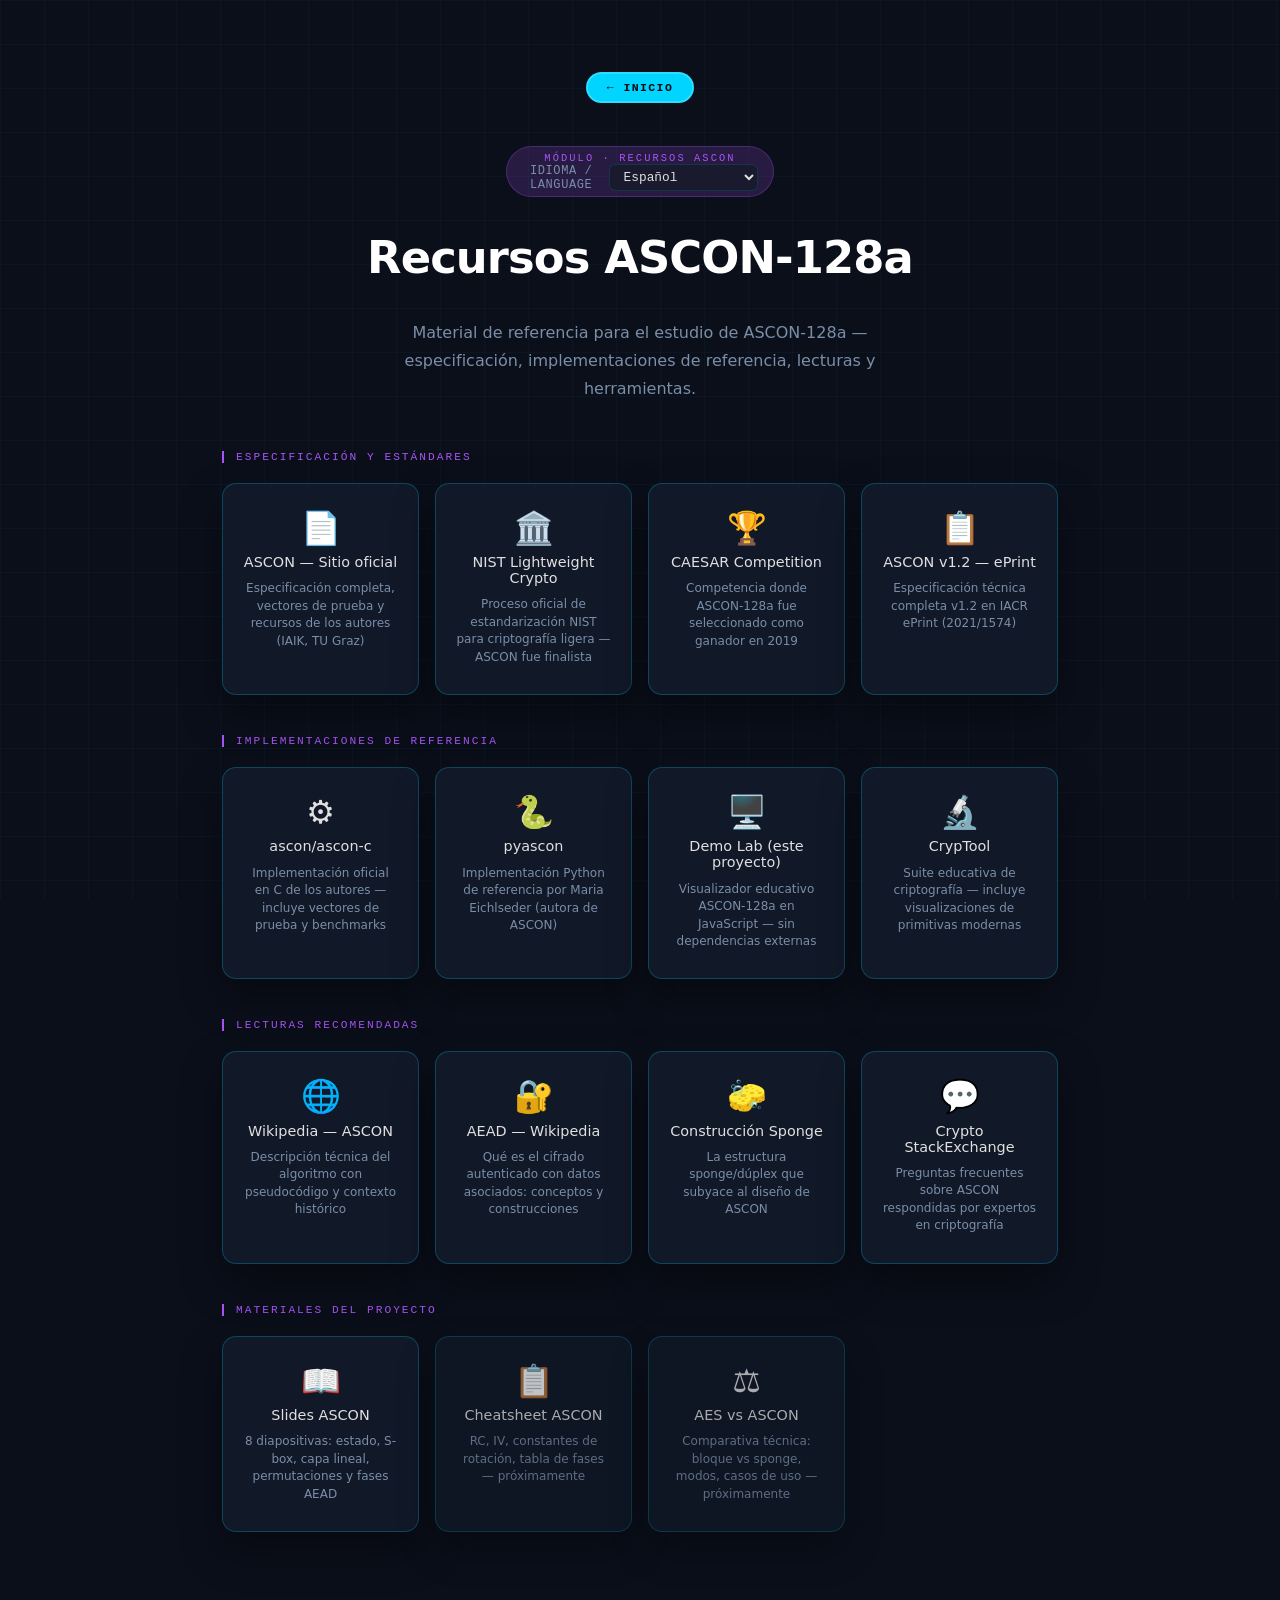
<file: web/ascon-recursos.html>
<!DOCTYPE html>
<html lang="es">
<head>
  <meta charset="UTF-8">
  <meta name="viewport" content="width=device-width, initial-scale=1.0">
  <title>Recursos — ASCON-128a Visualizer</title>
  <link rel="stylesheet" href="styles.css">
  <link rel="stylesheet" href="boton-dubstep.css">
  <script defer src="i18n.js"></script>
  <link rel="icon" type="image/svg+xml" href="favicon.svg" />
</head>
<body data-module="ascon">

  <div class="bg-grid" aria-hidden="true"></div>

  <div class="container">

    <header class="hero">
      <a href="index.html" class="section-back">← Inicio</a>
      <div class="hero-badge hero-badge--ascon">Módulo · Recursos ASCON</div>
      <h1>Recursos ASCON-128a</h1>
      <p>Material de referencia para el estudio de ASCON-128a — especificación, implementaciones de referencia, lecturas y herramientas.</p>
    </header>

    <main role="main">

      <div class="recursos-section">
        <p class="accesos-label accesos-label--ascon">Especificación y estándares</p>
        <nav class="card-grid">

          <a href="https://ascon.iaik.tugraz.at/index.html" class="card card--ascon" target="_blank" rel="noopener">
            <span class="card-icon">📄</span>
            <span class="card-label">ASCON — Sitio oficial</span>
            <span class="card-desc">Especificación completa, vectores de prueba y recursos de los autores (IAIK, TU Graz)</span>
          </a>

          <a href="https://csrc.nist.gov/projects/lightweight-cryptography" class="card card--ascon" target="_blank" rel="noopener">
            <span class="card-icon">🏛️</span>
            <span class="card-label">NIST Lightweight Crypto</span>
            <span class="card-desc">Proceso oficial de estandarización NIST para criptografía ligera — ASCON fue finalista</span>
          </a>

          <a href="https://competitions.cr.yp.to/caesar-submissions.html" class="card card--ascon" target="_blank" rel="noopener">
            <span class="card-icon">🏆</span>
            <span class="card-label">CAESAR Competition</span>
            <span class="card-desc">Competencia donde ASCON-128a fue seleccionado como ganador en 2019</span>
          </a>

          <a href="https://eprint.iacr.org/2021/1574" class="card card--ascon" target="_blank" rel="noopener">
            <span class="card-icon">📋</span>
            <span class="card-label">ASCON v1.2 — ePrint</span>
            <span class="card-desc">Especificación técnica completa v1.2 en IACR ePrint (2021/1574)</span>
          </a>

        </nav>
      </div>

      <div class="recursos-section">
        <p class="accesos-label accesos-label--ascon">Implementaciones de referencia</p>
        <nav class="card-grid">

          <a href="https://github.com/ascon/ascon-c" class="card card--ascon" target="_blank" rel="noopener">
            <span class="card-icon">⚙️</span>
            <span class="card-label">ascon/ascon-c</span>
            <span class="card-desc">Implementación oficial en C de los autores — incluye vectores de prueba y benchmarks</span>
          </a>

          <a href="https://github.com/meichlseder/pyascon" class="card card--ascon" target="_blank" rel="noopener">
            <span class="card-icon">🐍</span>
            <span class="card-label">pyascon</span>
            <span class="card-desc">Implementación Python de referencia por Maria Eichlseder (autora de ASCON)</span>
          </a>

          <a href="ascon-demo.html" class="card card--ascon">
            <span class="card-icon">🖥️</span>
            <span class="card-label">Demo Lab (este proyecto)</span>
            <span class="card-desc">Visualizador educativo ASCON-128a en JavaScript — sin dependencias externas</span>
          </a>

          <a href="https://www.cryptool.org" class="card card--ascon" target="_blank" rel="noopener">
            <span class="card-icon">🔬</span>
            <span class="card-label">CrypTool</span>
            <span class="card-desc">Suite educativa de criptografía — incluye visualizaciones de primitivas modernas</span>
          </a>

        </nav>
      </div>

      <div class="recursos-section">
        <p class="accesos-label accesos-label--ascon">Lecturas recomendadas</p>
        <nav class="card-grid">

          <a href="https://en.wikipedia.org/wiki/Ascon_(cipher)" class="card card--ascon" target="_blank" rel="noopener">
            <span class="card-icon">🌐</span>
            <span class="card-label">Wikipedia — ASCON</span>
            <span class="card-desc">Descripción técnica del algoritmo con pseudocódigo y contexto histórico</span>
          </a>

          <a href="https://en.wikipedia.org/wiki/Authenticated_encryption" class="card card--ascon" target="_blank" rel="noopener">
            <span class="card-icon">🔐</span>
            <span class="card-label">AEAD — Wikipedia</span>
            <span class="card-desc">Qué es el cifrado autenticado con datos asociados: conceptos y construcciones</span>
          </a>

          <a href="https://en.wikipedia.org/wiki/Sponge_function" class="card card--ascon" target="_blank" rel="noopener">
            <span class="card-icon">🧽</span>
            <span class="card-label">Construcción Sponge</span>
            <span class="card-desc">La estructura sponge/dúplex que subyace al diseño de ASCON</span>
          </a>

          <a href="https://crypto.stackexchange.com/questions/tagged/ascon" class="card card--ascon" target="_blank" rel="noopener">
            <span class="card-icon">💬</span>
            <span class="card-label">Crypto StackExchange</span>
            <span class="card-desc">Preguntas frecuentes sobre ASCON respondidas por expertos en criptografía</span>
          </a>

        </nav>
      </div>

      <div class="recursos-section">
        <p class="accesos-label accesos-label--ascon">Materiales del proyecto</p>
        <nav class="card-grid">

          <a href="ascon-teoria.html" class="card card--ascon">
            <span class="card-icon">📖</span>
            <span class="card-label">Slides ASCON</span>
            <span class="card-desc">8 diapositivas: estado, S-box, capa lineal, permutaciones y fases AEAD</span>
          </a>

          <a class="card card--ascon card--secondary" href="#" onclick="return false;">
            <span class="card-icon">📋</span>
            <span class="card-label">Cheatsheet ASCON</span>
            <span class="card-desc">RC, IV, constantes de rotación, tabla de fases — próximamente</span>
          </a>

          <a class="card card--ascon card--secondary" href="#" onclick="return false;">
            <span class="card-icon">⚖️</span>
            <span class="card-label">AES vs ASCON</span>
            <span class="card-desc">Comparativa técnica: bloque vs sponge, modos, casos de uso — próximamente</span>
          </a>

        </nav>
      </div>

    </main>

  </div>

</body>
</htm
</file>
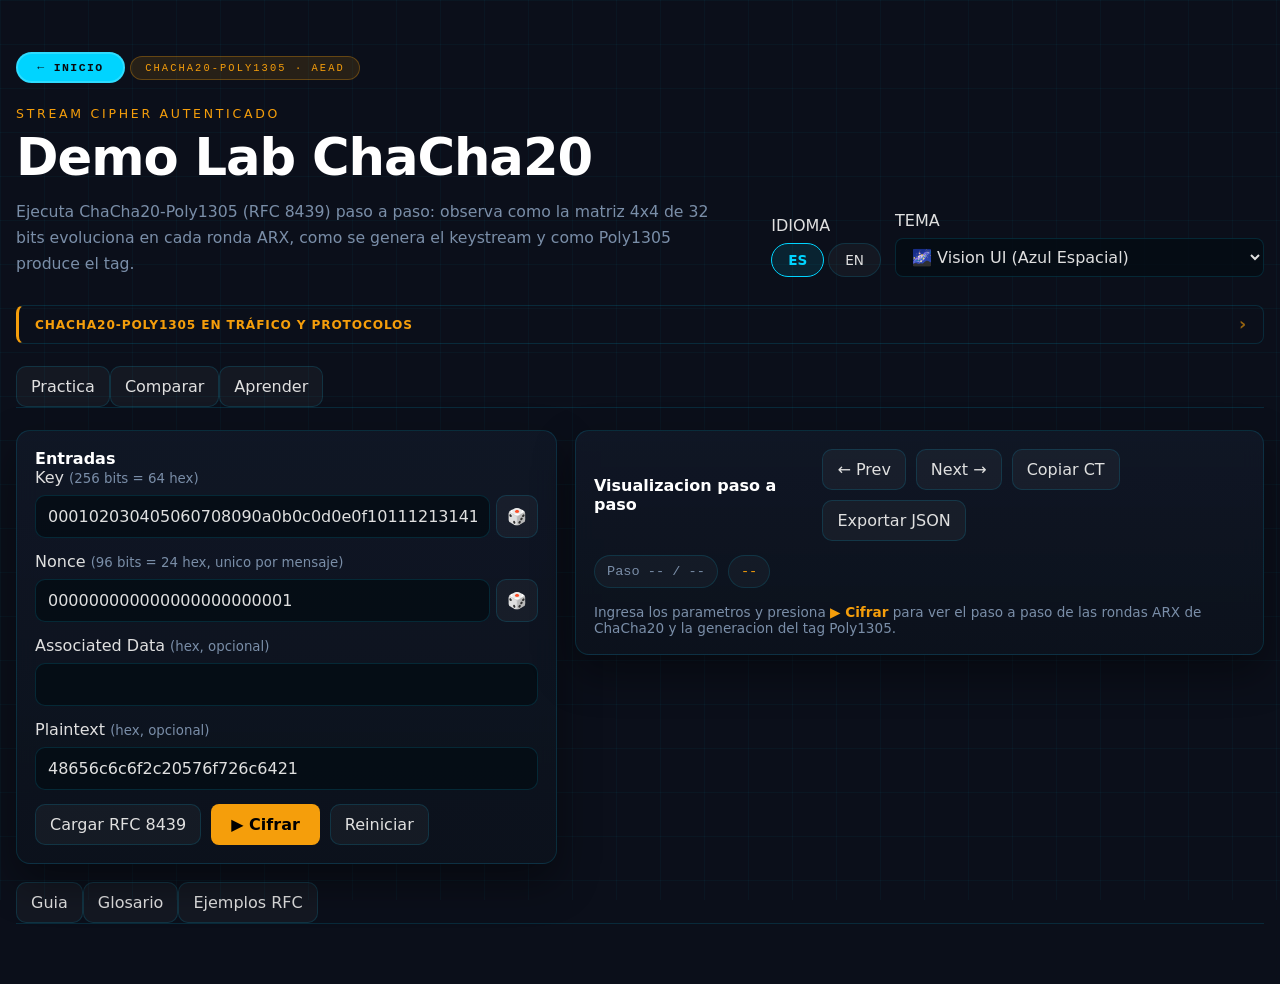
<file: web/chacha20-demo.html>
<!doctype html>
<html lang="es">
<head>
  <meta charset="utf-8" />
  <meta name="viewport" content="width=device-width, initial-scale=1" />
  <meta name="description" content="Demo lab de ChaCha20-Poly1305 (RFC 8439): visualiza rondas ARX, genera keystream, verifica el tag Poly1305 y explora el efecto avalanche." />
  <meta property="og:title" content="Demo Lab — ChaCha20-Poly1305 Visualizer" />
  <meta property="og:description" content="Demo lab de ChaCha20-Poly1305 (RFC 8439): visualiza rondas ARX, genera keystream, verifica el tag Poly1305 y explora el efecto avalanche." />
  <meta property="og:type" content="website" />
  <title>Demo Lab — ChaCha20-Poly1305 Visualizer</title>
  <link rel="stylesheet" href="styles.css" />
    <link rel="stylesheet" href="boton-dubstep.css" />
  <script src="theme-switcher.js"></script>
  <script defer src="chacha20-app.js"></script>
  <script defer src="chacha20-tabs.js"></script>
  <script defer src="i18n.js"></script>
  <link rel="icon" type="image/svg+xml" href="favicon.svg" />
</head>
<body data-module="chacha">

  <div class="bg-grid" aria-hidden="true"></div>
  <div class="page-shell">

    <header class="hero">
      <div>
        <a href="index.html" class="section-back">&larr; Inicio</a>
        <div class="hero-badge" style="background:rgba(245,158,11,0.12);border-color:rgba(245,158,11,0.3);color:var(--accent-chacha)">ChaCha20-Poly1305 &middot; AEAD</div>
        <p class="eyebrow" style="color:var(--accent-chacha)">Stream Cipher Autenticado</p>
        <h1>Demo Lab ChaCha20</h1>
        <p class="hero-copy">
          Ejecuta ChaCha20-Poly1305 (RFC 8439) paso a paso: observa como la matriz 4x4 de 32 bits
          evoluciona en cada ronda ARX, como se genera el keystream y como Poly1305 produce el tag.
        </p>
      </div>
      <div class="hero-tools-v2">
        <div>
          <span class="ascon-mlabel" data-i18n="language">IDIOMA</span>
          <div class="ci-tabs" data-lang-pill-container>
            <button type="button" class="ci-tab" data-lang-pill="es" aria-selected="true">ES</button>
            <button type="button" class="ci-tab" data-lang-pill="en"  aria-selected="false">EN</button>
          </div>
        </div>
        <div>
          <span class="ascon-mlabel" data-i18n="theme">TEMA</span>
          <select class="ci-select" data-theme-select></select>
        </div>
      </div>
    </header>

    <main role="main" class="layout">

      <!-- ── Callout técnico ChaCha20 ── -->
      <details class="op-callout" style="--op-accent:var(--accent-chacha)">
        <summary>ChaCha20-Poly1305 en tráfico y protocolos</summary>
        <div class="op-callout-body">
          <ul class="op-callout-list">
            <li><strong>TLS 1.3:</strong> <code>TLS_CHACHA20_POLY1305_SHA256</code> — cipher suite preferida en dispositivos sin aceleración AES-NI (móviles, ARM sin extensiones). En Wireshark, el campo <em>Cipher Suite</em> del ServerHello lo identifica. JA3 captura el ID de cipher suite (<code>0x1303</code>) en el fingerprint.</li>
            <li><strong>WireGuard VPN:</strong> usa exclusivamente ChaCha20-Poly1305 para cifrar paquetes UDP. Identificable por puerto <code>51820/UDP</code> + patrón de handshake de 4 mensajes. Si encontrás tráfico UDP con esa estructura, es WireGuard.</li>
            <li><strong>Signal Protocol / WhatsApp:</strong> Double Ratchet con ChaCha20-Poly1305. El análisis forense de backups cifrados de WhatsApp usa AES-GCM en la capa de almacenamiento, pero el transporte es ChaCha20.</li>
            <li><strong>Poly1305 como MAC independiente:</strong> a diferencia de GHASH, Poly1305 no es reutilizable con la misma clave. Si un desarrollador reusa (key, nonce), el MAC pierde su garantía de seguridad — detectable como anomalía en logs de implementación.</li>
          </ul>
          <a class="op-callout-link" href="https://xavimape.github.io/clase-criptografia/laboratorios/tls/ja3.html" target="_blank" rel="noopener">
            → Lab TLS / JA3 Fingerprinting
          </a>
        </div>
      </details>

      <!-- Tabs principales -->
      <nav style="grid-column:1/-1;display:flex;border-bottom:1px solid var(--line);margin-bottom:4px"
           role="tablist" aria-label="Secciones principales">
        <button type="button" class="cc20-tab-btn active" data-tab="studio"  aria-selected="true">Practica</button>
        <button type="button" class="cc20-tab-btn"        data-tab="compare" aria-selected="false">Comparar</button>
        <button type="button" class="cc20-tab-btn"        data-tab="learn"   aria-selected="false">Aprender</button>
      </nav>

      <!-- ====== PRACTICA: panel izquierdo (entradas) ====== -->
      <section class="card controls" data-cc20-panel="studio">
        <h2>Entradas</h2>
        <p id="cc20Error" class="error-banner" hidden></p>

        <div class="field-grid">
          <label class="span-2">
            <span>Key <small style="color:var(--muted)">(256 bits = 64 hex)</small></span>
            <div style="display:flex;gap:6px">
              <input id="cc20KeyInput" type="text" spellcheck="false"
                     value="000102030405060708090a0b0c0d0e0f101112131415161718191a1b1c1d1e1f"
                     maxlength="64" />
              <button id="cc20RandKeyBtn" type="button" title="Clave aleatoria"
                      style="flex-shrink:0;padding:0 10px">&#127922;</button>
            </div>
          </label>

          <label class="span-2">
            <span>Nonce <small style="color:var(--muted)">(96 bits = 24 hex, unico por mensaje)</small></span>
            <div style="display:flex;gap:6px">
              <input id="cc20NonceInput" type="text" spellcheck="false"
                     value="000000000000000000000001"
                     maxlength="24" />
              <button id="cc20RandNonceBtn" type="button" title="Nonce aleatorio"
                      style="flex-shrink:0;padding:0 10px">&#127922;</button>
            </div>
          </label>

          <label class="span-2">
            <span>Associated Data <small style="color:var(--muted)">(hex, opcional)</small></span>
            <input id="cc20AdInput" type="text" spellcheck="false" value="" />
          </label>

          <label class="span-2">
            <span>Plaintext <small style="color:var(--muted)">(hex, opcional)</small></span>
            <input id="cc20PtInput" type="text" spellcheck="false"
                   value="48656c6c6f2c20576f726c6421" />
          </label>
        </div>

        <div class="button-row">
          <button id="cc20ExampleBtn" type="button">Cargar RFC 8439</button>
          <button id="cc20StartBtn" type="button"
                  style="background:var(--accent-chacha);border-color:var(--accent-chacha);
                         color:#000;padding:10px 20px;border-radius:8px;border:none;
                         cursor:pointer;font:inherit;font-weight:600">&#9654; Cifrar</button>
          <button id="cc20ResetBtn" type="button">Reiniciar</button>
        </div>

        <!-- Resultado final -->
        <div id="cc20Result" hidden
             style="margin-top:1.2rem;padding-top:1rem;border-top:1px solid var(--line)">
          <p style="font-family:var(--mono);font-size:.65rem;color:var(--muted);
                    letter-spacing:.12em;text-transform:uppercase;margin-bottom:.5rem">
            Resultado final
          </p>
          <div style="display:grid;gap:.4rem">
            <div class="result-field">
              <span class="result-label">CT</span>
              <span class="result-val" id="cc20Ciphertext" style="color:var(--accent-2)">(vacio)</span>
            </div>
            <div class="result-field">
              <span class="result-label">Tag</span>
              <span class="result-val" id="cc20Tag" aria-live="polite" aria-atomic="true" style="color:var(--accent-chacha)">--</span>
            </div>
          </div>
        </div>
      </section>

      <!-- ====== PRACTICA: panel derecho (visualizacion) ====== -->
      <section class="card viz" data-cc20-panel="studio">

        <div class="section-head">
          <h2>Visualizacion paso a paso</h2>
          <div class="button-row compact">
            <button id="cc20PrevBtn"   type="button" disabled>&larr; Prev</button>
            <button id="cc20NextBtn"   type="button" disabled>Next &rarr;</button>
            <button id="cc20CopyBtn"   type="button">Copiar CT</button>
            <button id="cc20ExportBtn" type="button">Exportar JSON</button>
          </div>
        </div>

        <!-- Counter + fase -->
        <div class="status-row">
          <div class="status-pill" id="cc20StepCounter">Paso -- / --</div>
          <div class="status-pill" id="cc20PhaseInfo"
               style="color:var(--accent-chacha)">--</div>
        </div>

        <!-- Seccion visualizacion (oculta hasta ejecutar) -->
        <div id="cc20VizSection" hidden>

          <!-- Grid antes / operacion / despues -->
          <div class="matrix-grid" style="margin-top:.75rem">

            <div class="matrix-panel">
              <h3 style="font-family:var(--mono);font-size:.65rem;color:var(--muted);
                         letter-spacing:.15em;text-transform:uppercase;margin-bottom:.6rem">
                ESTADO ANTES
              </h3>
              <div id="cc20BeforeState" class="chacha-matrix-wrap"></div>
            </div>

            <div class="matrix-panel arrow-panel">
              <div class="arrow" style="color:var(--accent-chacha)">&#8595;</div>
              <div class="phase-tag" id="cc20PhaseTag"
                   style="color:var(--accent-chacha);background:var(--accent-chacha-glow);
                          border-color:var(--accent-chacha-border)">--</div>
              <div class="arrow" style="color:var(--accent-chacha)">&#8595;</div>
            </div>

            <div class="matrix-panel">
              <h3 style="font-family:var(--mono);font-size:.65rem;color:var(--muted);
                         letter-spacing:.15em;text-transform:uppercase;margin-bottom:.6rem">
                ESTADO DESPUES
              </h3>
              <div id="cc20AfterState" class="chacha-matrix-wrap"></div>
            </div>

          </div>

          <!-- Extra: CT / Tag output -->
          <div id="cc20Extra"
               style="margin-top:.75rem;padding:.6rem .9rem;
                      background:var(--accent-chacha-glow);border:1px solid var(--accent-chacha-border);
                      border-radius:8px;font-family:var(--mono);font-size:.78rem;
                      display:flex;gap:.6rem;align-items:flex-start"
               hidden></div>

          <!-- Explicacion + bits cambiados -->
          <div class="subgrid" style="margin-top:.75rem">
            <article class="mini-card">
              <h3 style="font-family:var(--mono);font-size:.65rem;color:var(--muted);
                         letter-spacing:.12em;text-transform:uppercase;margin-bottom:.5rem">
                EXPLICACION
              </h3>
              <div id="cc20Explanation" class="prose"
                   style="font-size:.84rem;line-height:1.6"></div>
            </article>
            <article class="mini-card">
              <h3 style="font-family:var(--mono);font-size:.65rem;color:var(--muted);
                         letter-spacing:.12em;text-transform:uppercase;margin-bottom:.5rem">
                WORDS CAMBIADAS
              </h3>
              <div id="cc20Changes" class="changes"></div>
            </article>
          </div>

        </div>

        <!-- Placeholder antes de ejecutar -->
        <p id="cc20Placeholder"
           style="color:var(--muted);font-size:.85rem;margin-top:1rem">
          Ingresa los parametros y presiona
          <strong style="color:var(--accent-chacha)">&#9654; Cifrar</strong>
          para ver el paso a paso de las rondas ARX de ChaCha20 y la generacion del tag Poly1305.
        </p>

      </section>

      <!-- ====== COMPARAR ====== -->
      <section class="card" data-cc20-panel="compare" hidden
               style="grid-column:1/-1">
        <h2>Modo Comparacion &mdash; Efecto Avalancha</h2>
        <p style="color:var(--muted);font-size:.85rem;margin-bottom:1rem">
          Cambia 1 bit de la clave o nonce: el tag cambia completamente (~50% bits distintos).
        </p>

        <div style="display:grid;grid-template-columns:1fr 1fr;gap:1.5rem;margin-top:.75rem">
          <div>
            <p style="color:var(--accent-chacha);font-size:.75rem;margin-bottom:.6rem;
                      font-family:var(--mono);letter-spacing:.1em">&#9654; EJECUCION 1</p>
            <label style="display:grid;gap:5px;margin-bottom:.5rem">
              <span>Key (64 hex)</span>
              <input id="cc20CmpKey1" type="text" spellcheck="false" />
            </label>
            <label style="display:grid;gap:5px;margin-bottom:.5rem">
              <span>Nonce (24 hex)</span>
              <input id="cc20CmpNonce1" type="text" spellcheck="false" />
            </label>
            <label style="display:grid;gap:5px">
              <span>Plaintext (hex)</span>
              <input id="cc20CmpPt1" type="text" spellcheck="false" />
            </label>
          </div>
          <div>
            <p style="color:var(--accent-chacha);font-size:.75rem;margin-bottom:.6rem;
                      font-family:var(--mono);letter-spacing:.1em">&#9654; EJECUCION 2</p>
            <label style="display:grid;gap:5px;margin-bottom:.5rem">
              <span>Key (64 hex)</span>
              <input id="cc20CmpKey2" type="text" spellcheck="false" />
            </label>
            <label style="display:grid;gap:5px;margin-bottom:.5rem">
              <span>Nonce (24 hex)</span>
              <input id="cc20CmpNonce2" type="text" spellcheck="false" />
            </label>
            <label style="display:grid;gap:5px">
              <span>Plaintext (hex)</span>
              <input id="cc20CmpPt2" type="text" spellcheck="false" />
            </label>
          </div>
        </div>

        <div class="button-row" style="margin-top:1rem">
          <button id="cc20CompareBtn" type="button"
                  style="background:var(--accent-chacha);border-color:var(--accent-chacha);
                         color:#000;padding:10px 20px;border-radius:8px;border:none;
                         cursor:pointer;font:inherit;font-weight:600">Comparar</button>
        </div>
        <pre id="cc20CmpOutput" aria-live="polite" aria-atomic="true" class="output" style="margin-top:1rem">--</pre>
      </section>

      <!-- ====== APRENDER ====== -->
      <div style="grid-column:1/-1;display:flex;border-bottom:1px solid var(--line);margin-bottom:4px"
           role="tablist" aria-label="Secciones de aprendizaje"
           data-cc20-panel="learn" hidden>
        <button type="button" class="cc20-learn-btn active"
                data-learn-tab="guide" aria-selected="true">Guia</button>
        <button type="button" class="cc20-learn-btn"
                data-learn-tab="glossary" aria-selected="false">Glosario</button>
        <button type="button" class="cc20-learn-btn"
                data-learn-tab="rfc" aria-selected="false">Ejemplos RFC</button>
      </div>

      <!-- Guia principal -->
      <section class="card" data-cc20-panel="learn" data-cc20-learn="guide"
               hidden style="grid-column:1/-1">
        <div class="section-head">
          <h2>Guia educativa ChaCha20-Poly1305</h2>
        </div>
        <div id="cc20GuideContent" class="guide-content"></div>
      </section>

      <!-- ── Glosario ChaCha20 ── -->
      <section class="card" data-cc20-panel="learn" data-cc20-learn="glossary"
               hidden style="grid-column:1/-1">
        <div class="section-head">
          <h2>Glosario ChaCha20-Poly1305</h2>
          <div class="chip-row">
            <span class="chip" style="color:var(--accent-chacha);border-color:var(--accent-chacha-border)">ARX</span>
            <span class="chip" style="color:var(--accent-chacha);border-color:var(--accent-chacha-border)">AEAD</span>
            <span class="chip" style="color:var(--accent-chacha);border-color:var(--accent-chacha-border)">Poly1305</span>
          </div>
        </div>
        <div style="display:grid;grid-template-columns:repeat(auto-fill,minmax(280px,1fr));gap:12px;margin-top:.75rem">
          <div style="background:var(--bg2);border:1px solid var(--line);border-radius:8px;padding:14px">
            <span style="display:block;font-size:.78rem;font-weight:700;color:var(--accent-chacha);margin-bottom:4px">ARX</span>
            <span style="font-size:.83rem">Add-Rotate-XOR. Primitiva de mezcla sin tablas de lookup — resistente a timing/cache attacks. La base de cada quarter round.</span>
          </div>
          <div style="background:var(--bg2);border:1px solid var(--line);border-radius:8px;padding:14px">
            <span style="display:block;font-size:.78rem;font-weight:700;color:var(--accent-chacha);margin-bottom:4px">Quarter Round</span>
            <span style="font-size:.83rem">Unidad básica: 4 operaciones ARX sobre 4 palabras de 32 bits (a, b, c, d). Un bloque de 20 rondas ejecuta 8 quarter-rounds por ronda.</span>
          </div>
          <div style="background:var(--bg2);border:1px solid var(--line);border-radius:8px;padding:14px">
            <span style="display:block;font-size:.78rem;font-weight:700;color:var(--accent-chacha);margin-bottom:4px">Estado inicial</span>
            <span style="font-size:.83rem">Matriz 4x4 de 32 bits: constante "expand 32-byte k" (128 bits) + clave (256 bits) + contador (32 bits) + nonce (96 bits).</span>
          </div>
          <div style="background:var(--bg2);border:1px solid var(--line);border-radius:8px;padding:14px">
            <span style="display:block;font-size:.78rem;font-weight:700;color:var(--accent-chacha);margin-bottom:4px">Nonce</span>
            <span style="font-size:.83rem">96 bits (12 bytes). Numero de uso unico por (clave, mensaje). Reusar nonce con la misma clave permite recuperar PT1 XOR PT2.</span>
          </div>
          <div style="background:var(--bg2);border:1px solid var(--line);border-radius:8px;padding:14px">
            <span style="display:block;font-size:.78rem;font-weight:700;color:var(--accent-chacha);margin-bottom:4px">Poly1305</span>
            <span style="font-size:.83rem">MAC sobre GF(2^130-5). Tag de 128 bits cubre AAD + ciphertext. Derivado del bloque ChaCha20 con contador=0. No reutilizable con la misma clave.</span>
          </div>
          <div style="background:var(--bg2);border:1px solid var(--line);border-radius:8px;padding:14px">
            <span style="display:block;font-size:.78rem;font-weight:700;color:var(--accent-chacha);margin-bottom:4px">0x1303</span>
            <span style="font-size:.83rem">ID de cipher suite TLS 1.3 para TLS_CHACHA20_POLY1305_SHA256. Visible en ClientHello/ServerHello TLS y en el campo de cipher suites del hash JA3.</span>
          </div>
        </div>
      </section>

      <!-- ── Ejemplos RFC ── -->
      <section class="card" data-cc20-panel="learn" data-cc20-learn="rfc"
               hidden style="grid-column:1/-1">
        <div class="section-head">
          <h2>Vectores RFC 8439 (Test Vectors)</h2>
          <div class="chip-row">
            <span class="chip" style="color:var(--accent-chacha);border-color:var(--accent-chacha-border)">ChaCha20</span>
            <span class="chip" style="color:var(--accent-chacha);border-color:var(--accent-chacha-border)">Poly1305</span>
            <span class="chip" style="color:var(--accent-chacha);border-color:var(--accent-chacha-border)">AEAD</span>
          </div>
        </div>
        <p style="font-size:.85rem;color:var(--muted);margin-bottom:1rem">
          Vectores del RFC 8439. Usa la pestana <strong>Practica</strong> con estos valores para verificar la implementacion.
        </p>
        <div class="diagram-box" style="margin-bottom:1rem">
── RFC 8439 §2.1.1 — Quarter Round de prueba ──────────────
a = 11111111  b = 01020304  c = 9b8d6f43  d = 01234567
→ despues de QR:
a = ea2a92f4  b = cb1cf8ce  c = 4581472e  d = 5881c4bb

── RFC 8439 §2.3.2 — ChaCha20 Block Function ──────────────
Key:    000102030405060708090a0b0c0d0e0f
        101112131415161718191a1b1c1d1e1f
Nonce:  000000090000004a00000000
Counter: 1
Keystream (primeros 64 bytes):
10 f1 e7 e4 d1 3b 59 15  50 0f dd 1f a3 20 71 c4
c7 d1 f4 c7 33 c0 68 03  04 22 aa 9a c3 d4 6c 4e
d2 82 64 46 07 9f aa 09  14 c2 d7 05 d9 8b 02 a2
b5 12 9c d1 de 16 4e b9  cb d0 83 e8 a2 50 3c 4e

── RFC 8439 §2.6.2 — AEAD completo ────────────────────────
Key:     80 81 82 83 84 85 86 87 88 89 8a 8b 8c 8d 8e 8f
         90 91 92 93 94 95 96 97 98 99 9a 9b 9c 9d 9e 9f
Nonce:   07 00 00 00 40 41 42 43 44 45 46 47
AAD:     50 51 52 53 c0 c1 c2 c3 c4 c5 c6 c7
PT:      "Ladies and Gentlemen of the class of '99..."
Tag:     1a e1 0b 59 4f 09 e2 6a  7e 90 2e cb d0 60 06 91</div>
        <div class="key-points">
          <div class="key-point">
            <span class="key-point-icon">🔎</span>
            <span><strong>Verificar AEAD:</strong> carga el RFC 8439 con el boton "Cargar RFC 8439" en la pestana Practica. El Tag debe coincidir con el valor de arriba.</span>
          </div>
          <div class="key-point">
            <span class="key-point-icon">⚠️</span>
            <span><strong>Nonce reuse:</strong> cifra dos plaintexts con la misma key y nonce → CT1 XOR CT2 = PT1 XOR PT2. El cifrado se rompe. Comproba en la pestana Comparar.</span>
          </div>
        </div>
      </section>

    </main>
  </div>

</body>
</html>
</file>
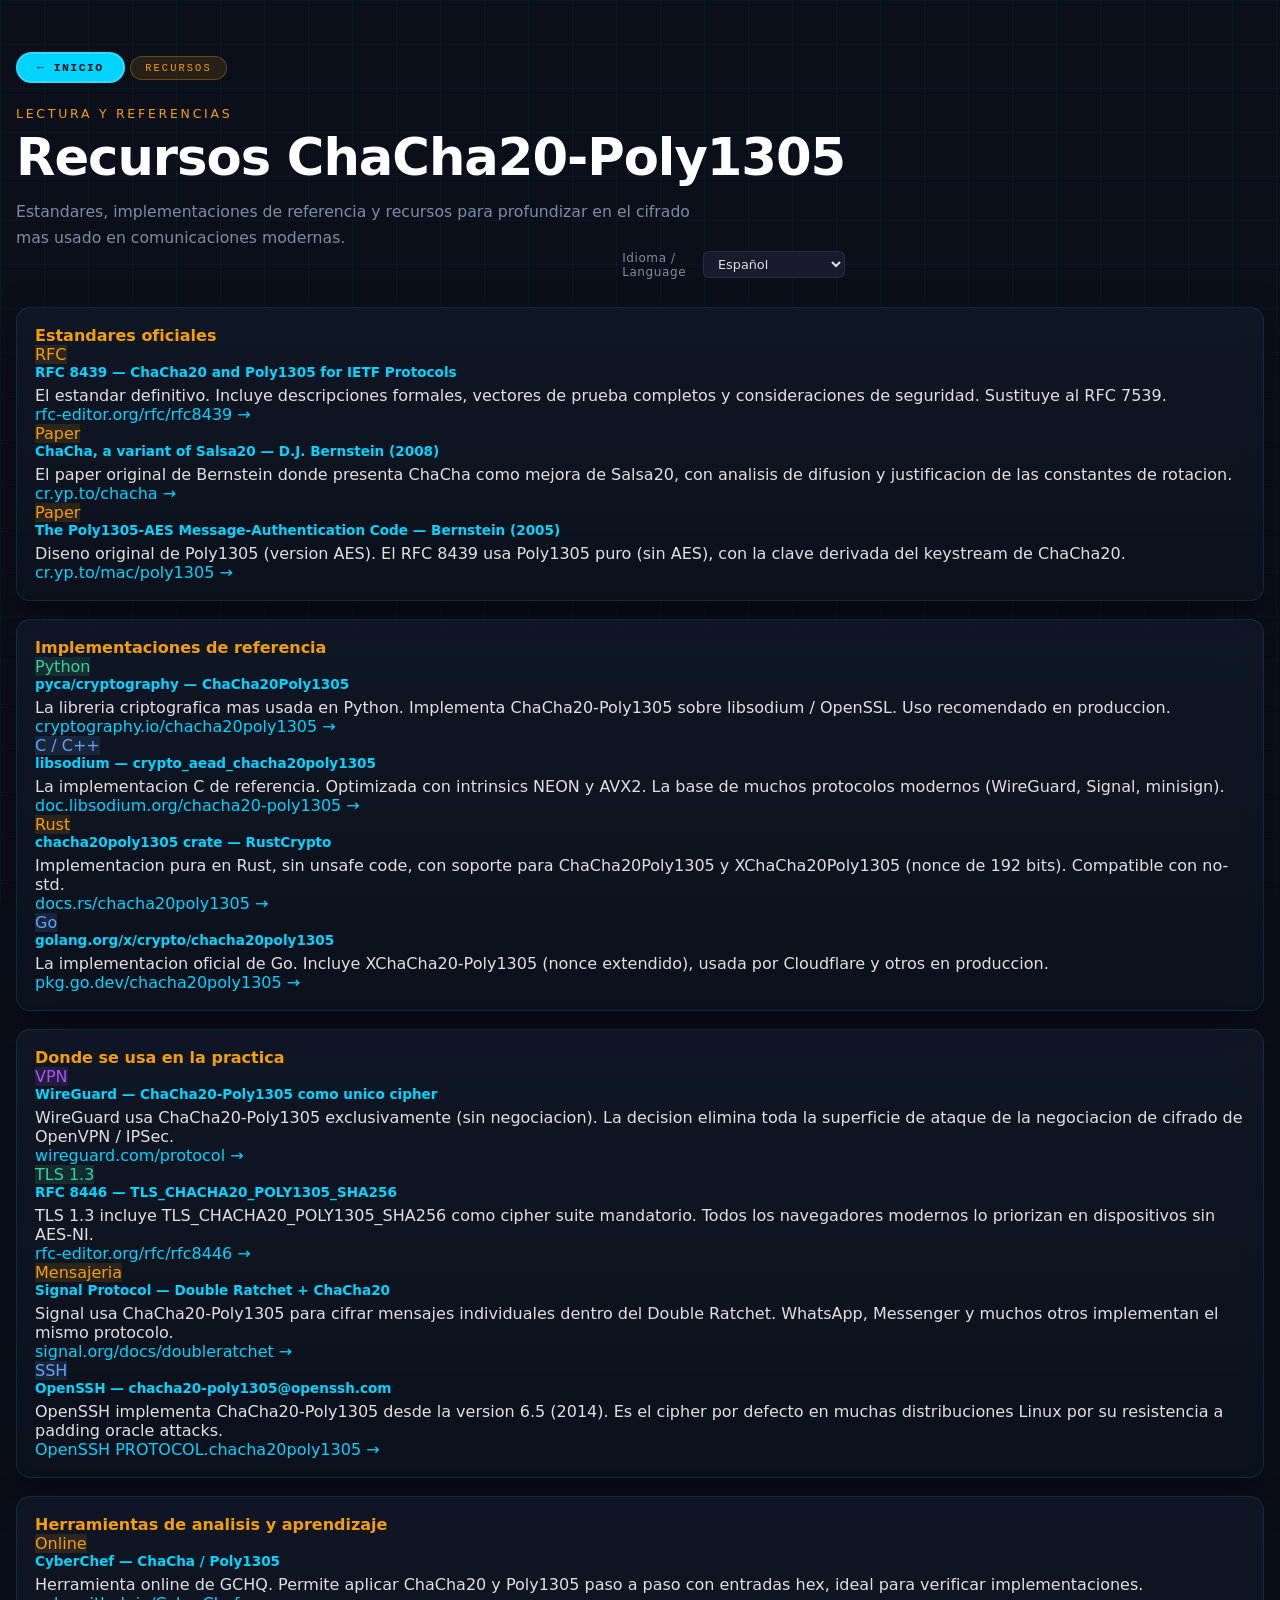
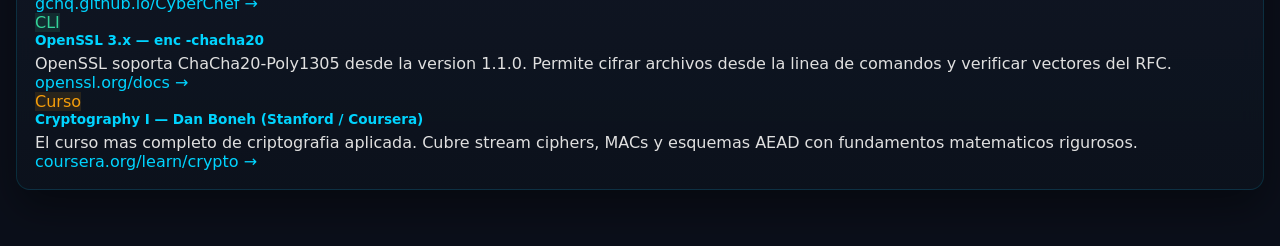
<file: web/chacha20-recursos.html>
<!doctype html>
<html lang="es">
<head>
  <meta charset="utf-8" />
  <meta name="viewport" content="width=device-width, initial-scale=1" />
  <title>Recursos ChaCha20-Poly1305</title>
  <link rel="stylesheet" href="styles.css" />
    <link rel="stylesheet" href="boton-dubstep.css" />
  <script defer src="i18n.js"></script>
  <link rel="icon" type="image/svg+xml" href="favicon.svg" />
</head>
<body data-module="chacha">

<div class="bg-grid" aria-hidden="true"></div>
<div class="page-shell">

  <header class="hero">
    <div>
      <a href="index.html" class="section-back">&larr; Inicio</a>
      <div class="hero-badge" style="background:rgba(245,158,11,0.12);border-color:rgba(245,158,11,0.3);color:var(--accent-chacha)">Recursos</div>
      <p class="eyebrow" style="color:var(--accent-chacha)">Lectura y referencias</p>
      <h1>Recursos ChaCha20-Poly1305</h1>
      <p class="hero-copy">
        Estandares, implementaciones de referencia y recursos para profundizar en el cifrado
        mas usado en comunicaciones modernas.
      </p>
    </div>
  </header>

  <main role="main" class="layout" style="grid-template-columns:1fr">

    <!-- Estandares oficiales -->
    <section class="card">
      <h2 style="color:var(--accent-chacha)">Estandares oficiales</h2>
      <div class="resource-list">

        <article class="resource-item">
          <div class="resource-header">
            <span class="resource-tag" style="background:rgba(245,158,11,0.12);color:var(--accent-chacha)">RFC</span>
            <h3>RFC 8439 &mdash; ChaCha20 and Poly1305 for IETF Protocols</h3>
          </div>
          <p>El estandar definitivo. Incluye descripciones formales, vectores de prueba completos y consideraciones de seguridad. Sustituye al RFC 7539.</p>
          <a class="resource-link" href="https://www.rfc-editor.org/rfc/rfc8439" target="_blank" rel="noopener">
            rfc-editor.org/rfc/rfc8439 &rarr;
          </a>
        </article>

        <article class="resource-item">
          <div class="resource-header">
            <span class="resource-tag" style="background:rgba(245,158,11,0.12);color:var(--accent-chacha)">Paper</span>
            <h3>ChaCha, a variant of Salsa20 &mdash; D.J. Bernstein (2008)</h3>
          </div>
          <p>El paper original de Bernstein donde presenta ChaCha como mejora de Salsa20, con analisis de difusion y justificacion de las constantes de rotacion.</p>
          <a class="resource-link" href="https://cr.yp.to/chacha/chacha-20080128.pdf" target="_blank" rel="noopener">
            cr.yp.to/chacha &rarr;
          </a>
        </article>

        <article class="resource-item">
          <div class="resource-header">
            <span class="resource-tag" style="background:rgba(245,158,11,0.12);color:var(--accent-chacha)">Paper</span>
            <h3>The Poly1305-AES Message-Authentication Code &mdash; Bernstein (2005)</h3>
          </div>
          <p>Diseno original de Poly1305 (version AES). El RFC 8439 usa Poly1305 puro (sin AES), con la clave derivada del keystream de ChaCha20.</p>
          <a class="resource-link" href="https://cr.yp.to/mac/poly1305-20050329.pdf" target="_blank" rel="noopener">
            cr.yp.to/mac/poly1305 &rarr;
          </a>
        </article>

      </div>
    </section>

    <!-- Implementaciones de referencia -->
    <section class="card">
      <h2 style="color:var(--accent-chacha)">Implementaciones de referencia</h2>
      <div class="resource-list">

        <article class="resource-item">
          <div class="resource-header">
            <span class="resource-tag" style="background:rgba(52,211,153,0.12);color:#34d399">Python</span>
            <h3>pyca/cryptography &mdash; ChaCha20Poly1305</h3>
          </div>
          <p>La libreria criptografica mas usada en Python. Implementa ChaCha20-Poly1305 sobre libsodium / OpenSSL. Uso recomendado en produccion.</p>
          <a class="resource-link" href="https://cryptography.io/en/latest/hazmat/primitives/aead/#cryptography.hazmat.primitives.ciphers.aead.ChaCha20Poly1305" target="_blank" rel="noopener">
            cryptography.io/chacha20poly1305 &rarr;
          </a>
        </article>

        <article class="resource-item">
          <div class="resource-header">
            <span class="resource-tag" style="background:rgba(96,165,250,0.12);color:#60a5fa">C / C++</span>
            <h3>libsodium &mdash; crypto_aead_chacha20poly1305</h3>
          </div>
          <p>La implementacion C de referencia. Optimizada con intrinsics NEON y AVX2. La base de muchos protocolos modernos (WireGuard, Signal, minisign).</p>
          <a class="resource-link" href="https://doc.libsodium.org/secret-key_cryptography/aead/chacha20-poly1305" target="_blank" rel="noopener">
            doc.libsodium.org/chacha20-poly1305 &rarr;
          </a>
        </article>

        <article class="resource-item">
          <div class="resource-header">
            <span class="resource-tag" style="background:rgba(245,158,11,0.12);color:var(--accent-chacha)">Rust</span>
            <h3>chacha20poly1305 crate &mdash; RustCrypto</h3>
          </div>
          <p>Implementacion pura en Rust, sin unsafe code, con soporte para ChaCha20Poly1305 y XChaCha20Poly1305 (nonce de 192 bits). Compatible con no-std.</p>
          <a class="resource-link" href="https://docs.rs/chacha20poly1305" target="_blank" rel="noopener">
            docs.rs/chacha20poly1305 &rarr;
          </a>
        </article>

        <article class="resource-item">
          <div class="resource-header">
            <span class="resource-tag" style="background:rgba(96,165,250,0.12);color:#60a5fa">Go</span>
            <h3>golang.org/x/crypto/chacha20poly1305</h3>
          </div>
          <p>La implementacion oficial de Go. Incluye XChaCha20-Poly1305 (nonce extendido), usada por Cloudflare y otros en produccion.</p>
          <a class="resource-link" href="https://pkg.go.dev/golang.org/x/crypto/chacha20poly1305" target="_blank" rel="noopener">
            pkg.go.dev/chacha20poly1305 &rarr;
          </a>
        </article>

      </div>
    </section>

    <!-- Usos reales -->
    <section class="card">
      <h2 style="color:var(--accent-chacha)">Donde se usa en la practica</h2>
      <div class="resource-list">

        <article class="resource-item">
          <div class="resource-header">
            <span class="resource-tag" style="background:rgba(168,85,247,0.12);color:#a855f7">VPN</span>
            <h3>WireGuard &mdash; ChaCha20-Poly1305 como unico cipher</h3>
          </div>
          <p>WireGuard usa ChaCha20-Poly1305 exclusivamente (sin negociacion). La decision elimina toda la superficie de ataque de la negociacion de cifrado de OpenVPN / IPSec.</p>
          <a class="resource-link" href="https://www.wireguard.com/protocol/" target="_blank" rel="noopener">
            wireguard.com/protocol &rarr;
          </a>
        </article>

        <article class="resource-item">
          <div class="resource-header">
            <span class="resource-tag" style="background:rgba(52,211,153,0.12);color:#34d399">TLS 1.3</span>
            <h3>RFC 8446 &mdash; TLS_CHACHA20_POLY1305_SHA256</h3>
          </div>
          <p>TLS 1.3 incluye TLS_CHACHA20_POLY1305_SHA256 como cipher suite mandatorio. Todos los navegadores modernos lo priorizan en dispositivos sin AES-NI.</p>
          <a class="resource-link" href="https://www.rfc-editor.org/rfc/rfc8446" target="_blank" rel="noopener">
            rfc-editor.org/rfc/rfc8446 &rarr;
          </a>
        </article>

        <article class="resource-item">
          <div class="resource-header">
            <span class="resource-tag" style="background:rgba(245,158,11,0.12);color:var(--accent-chacha)">Mensajeria</span>
            <h3>Signal Protocol &mdash; Double Ratchet + ChaCha20</h3>
          </div>
          <p>Signal usa ChaCha20-Poly1305 para cifrar mensajes individuales dentro del Double Ratchet. WhatsApp, Messenger y muchos otros implementan el mismo protocolo.</p>
          <a class="resource-link" href="https://signal.org/docs/specifications/doubleratchet/" target="_blank" rel="noopener">
            signal.org/docs/doubleratchet &rarr;
          </a>
        </article>

        <article class="resource-item">
          <div class="resource-header">
            <span class="resource-tag" style="background:rgba(96,165,250,0.12);color:#60a5fa">SSH</span>
            <h3>OpenSSH &mdash; chacha20-poly1305@openssh.com</h3>
          </div>
          <p>OpenSSH implementa ChaCha20-Poly1305 desde la version 6.5 (2014). Es el cipher por defecto en muchas distribuciones Linux por su resistencia a padding oracle attacks.</p>
          <a class="resource-link" href="https://cvsweb.openbsd.org/src/usr.bin/ssh/PROTOCOL.chacha20poly1305" target="_blank" rel="noopener">
            OpenSSH PROTOCOL.chacha20poly1305 &rarr;
          </a>
        </article>

      </div>
    </section>

    <!-- Herramientas de analisis -->
    <section class="card">
      <h2 style="color:var(--accent-chacha)">Herramientas de analisis y aprendizaje</h2>
      <div class="resource-list">

        <article class="resource-item">
          <div class="resource-header">
            <span class="resource-tag" style="background:rgba(245,158,11,0.12);color:var(--accent-chacha)">Online</span>
            <h3>CyberChef &mdash; ChaCha / Poly1305</h3>
          </div>
          <p>Herramienta online de GCHQ. Permite aplicar ChaCha20 y Poly1305 paso a paso con entradas hex, ideal para verificar implementaciones.</p>
          <a class="resource-link" href="https://gchq.github.io/CyberChef/" target="_blank" rel="noopener">
            gchq.github.io/CyberChef &rarr;
          </a>
        </article>

        <article class="resource-item">
          <div class="resource-header">
            <span class="resource-tag" style="background:rgba(52,211,153,0.12);color:#34d399">CLI</span>
            <h3>OpenSSL 3.x &mdash; enc -chacha20</h3>
          </div>
          <p>OpenSSL soporta ChaCha20-Poly1305 desde la version 1.1.0. Permite cifrar archivos desde la linea de comandos y verificar vectores del RFC.</p>
          <a class="resource-link" href="https://www.openssl.org/docs/man3.0/man1/openssl-enc.html" target="_blank" rel="noopener">
            openssl.org/docs &rarr;
          </a>
        </article>

        <article class="resource-item">
          <div class="resource-header">
            <span class="resource-tag" style="background:rgba(245,158,11,0.12);color:var(--accent-chacha)">Curso</span>
            <h3>Cryptography I &mdash; Dan Boneh (Stanford / Coursera)</h3>
          </div>
          <p>El curso mas completo de criptografia aplicada. Cubre stream ciphers, MACs y esquemas AEAD con fundamentos matematicos rigurosos.</p>
          <a class="resource-link" href="https://www.coursera.org/learn/crypto" target="_blank" rel="noopener">
            coursera.org/learn/crypto &rarr;
          </a>
        </article>

      </div>
    </section>

  </main>
</div>

</body>
</html>
</file>
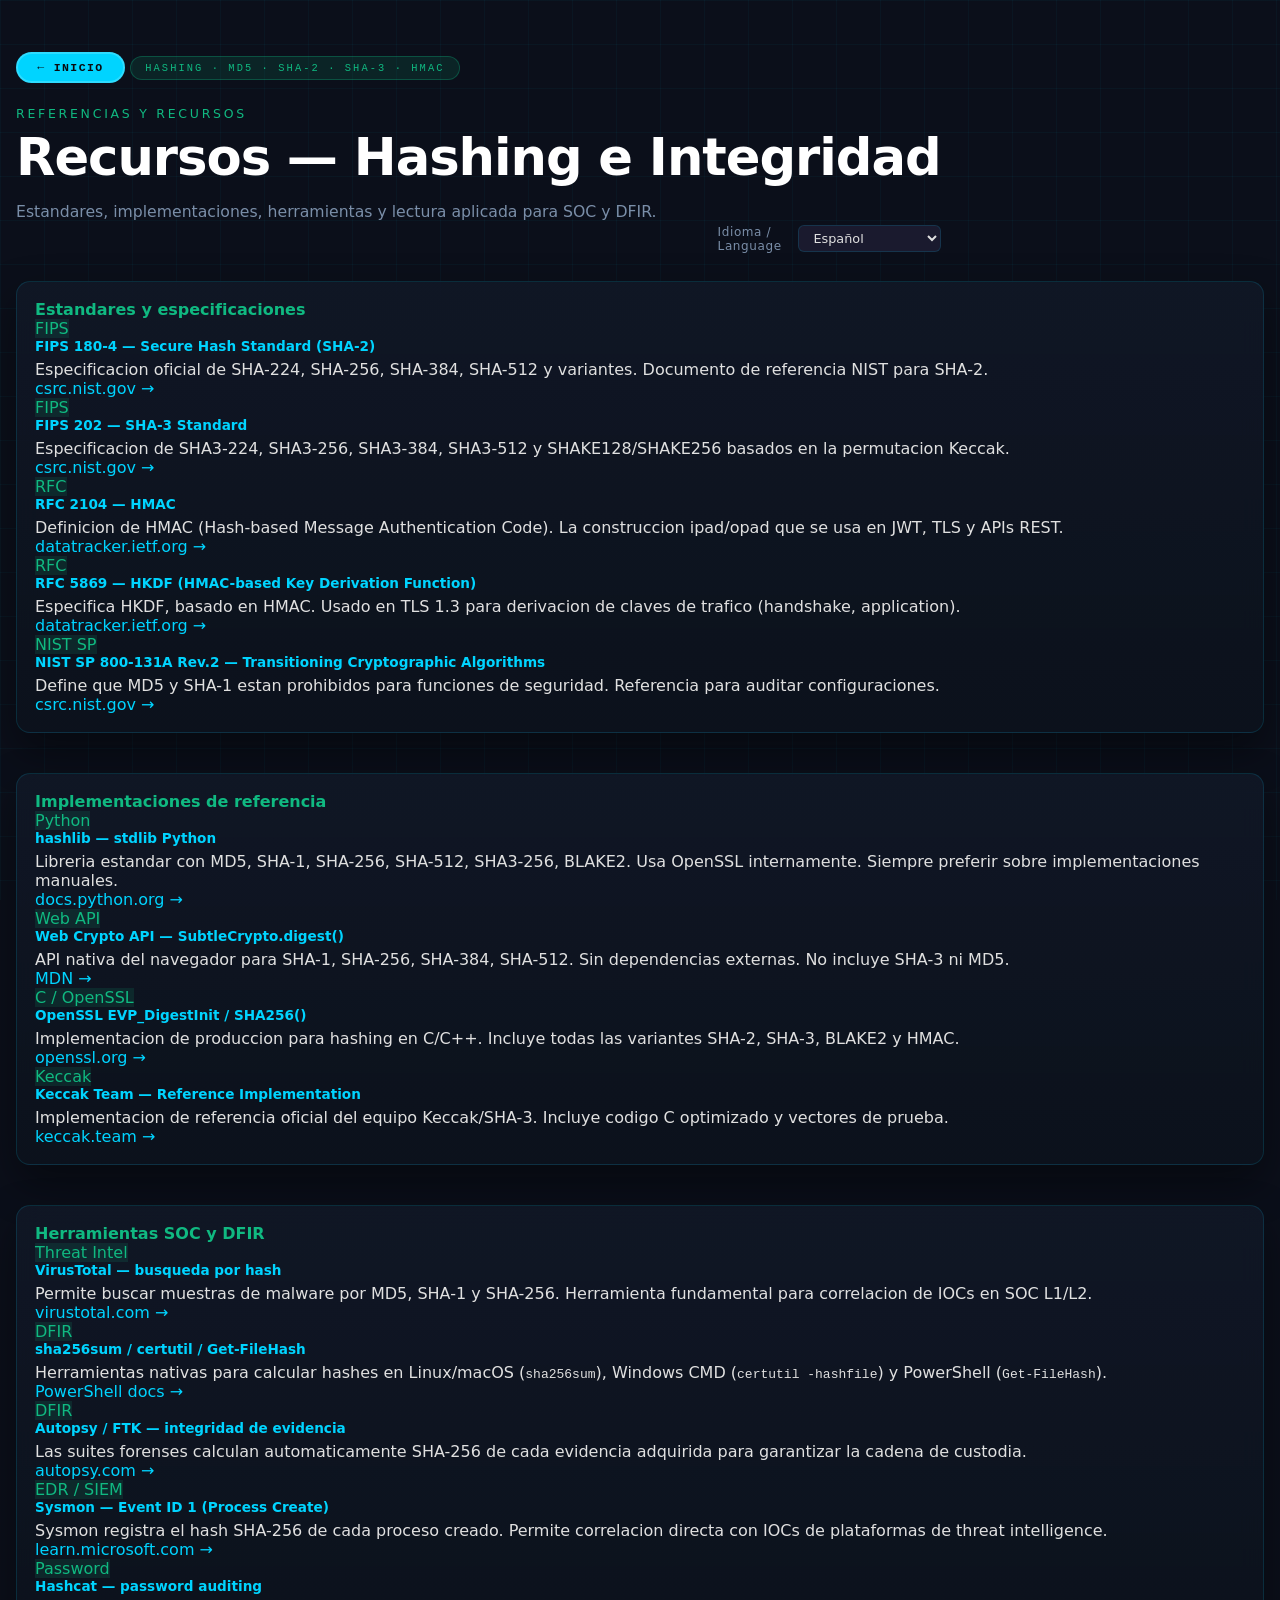
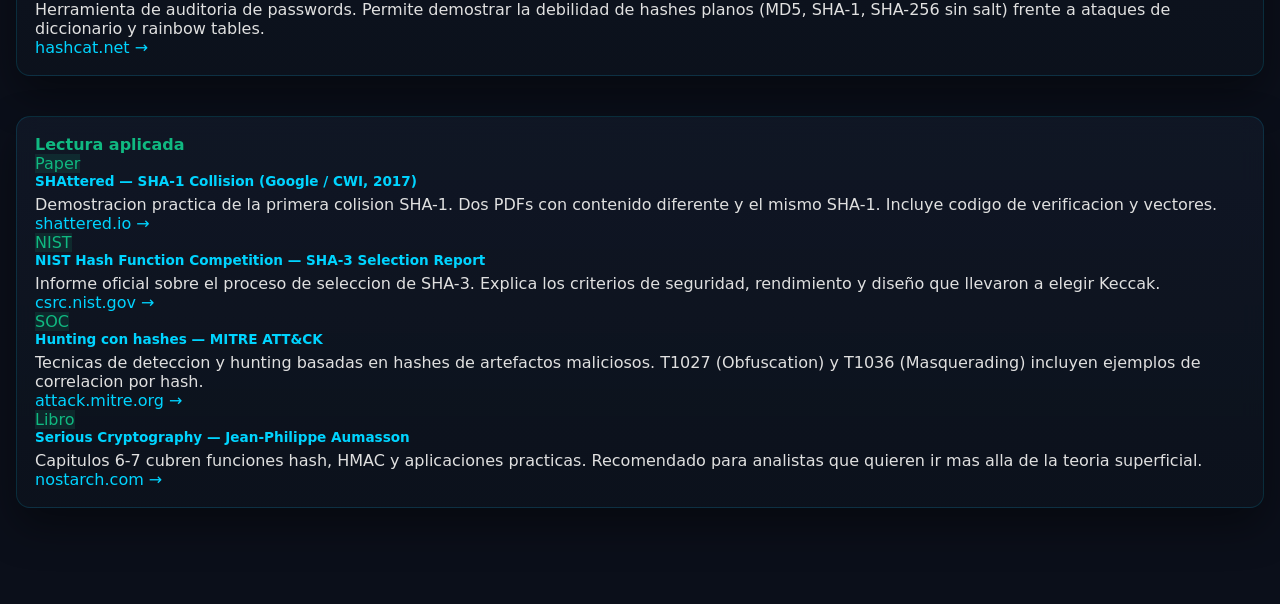
<file: web/hash-recursos.html>
<!doctype html>
<html lang="es">
<head>
  <meta charset="utf-8" />
  <meta name="viewport" content="width=device-width, initial-scale=1" />
  <title>Recursos — Hashing e Integridad</title>
  <link rel="stylesheet" href="styles.css" />
    <link rel="stylesheet" href="boton-dubstep.css" />
  <script defer src="i18n.js"></script>
  <link rel="icon" type="image/svg+xml" href="favicon.svg" />
</head>
<body data-module="hash">

<div class="bg-grid" aria-hidden="true"></div>
<div class="page-shell">

  <header class="hero">
    <div>
      <a href="index.html" class="section-back">&larr; Inicio</a>
      <div class="hero-badge" style="background:rgba(16,185,129,0.12);border-color:rgba(16,185,129,0.3);color:var(--accent-hash)">Hashing &middot; MD5 &middot; SHA-2 &middot; SHA-3 &middot; HMAC</div>
      <p class="eyebrow" style="color:var(--accent-hash)">Referencias y recursos</p>
      <h1>Recursos — Hashing e Integridad</h1>
      <p class="hero-copy">Estandares, implementaciones, herramientas y lectura aplicada para SOC y DFIR.</p>
    </div>
  </header>

  <main role="main">

    <!-- ── Estandares ── -->
    <section class="card recursos-section">
      <h2 style="color:var(--accent-hash)">Estandares y especificaciones</h2>
      <div class="resource-list">

        <div class="resource-item">
          <div class="resource-header">
            <span class="resource-tag" style="background:rgba(16,185,129,0.12);color:var(--accent-hash)">FIPS</span>
            <h3>FIPS 180-4 — Secure Hash Standard (SHA-2)</h3>
          </div>
          <p>Especificacion oficial de SHA-224, SHA-256, SHA-384, SHA-512 y variantes. Documento de referencia NIST para SHA-2.</p>
          <a href="https://csrc.nist.gov/publications/detail/fips/180/4/final" target="_blank" rel="noopener">csrc.nist.gov &rarr;</a>
        </div>

        <div class="resource-item">
          <div class="resource-header">
            <span class="resource-tag" style="background:rgba(16,185,129,0.12);color:var(--accent-hash)">FIPS</span>
            <h3>FIPS 202 — SHA-3 Standard</h3>
          </div>
          <p>Especificacion de SHA3-224, SHA3-256, SHA3-384, SHA3-512 y SHAKE128/SHAKE256 basados en la permutacion Keccak.</p>
          <a href="https://csrc.nist.gov/publications/detail/fips/202/final" target="_blank" rel="noopener">csrc.nist.gov &rarr;</a>
        </div>

        <div class="resource-item">
          <div class="resource-header">
            <span class="resource-tag" style="background:rgba(16,185,129,0.12);color:var(--accent-hash)">RFC</span>
            <h3>RFC 2104 — HMAC</h3>
          </div>
          <p>Definicion de HMAC (Hash-based Message Authentication Code). La construccion ipad/opad que se usa en JWT, TLS y APIs REST.</p>
          <a href="https://datatracker.ietf.org/doc/html/rfc2104" target="_blank" rel="noopener">datatracker.ietf.org &rarr;</a>
        </div>

        <div class="resource-item">
          <div class="resource-header">
            <span class="resource-tag" style="background:rgba(16,185,129,0.12);color:var(--accent-hash)">RFC</span>
            <h3>RFC 5869 — HKDF (HMAC-based Key Derivation Function)</h3>
          </div>
          <p>Especifica HKDF, basado en HMAC. Usado en TLS 1.3 para derivacion de claves de trafico (handshake, application).</p>
          <a href="https://datatracker.ietf.org/doc/html/rfc5869" target="_blank" rel="noopener">datatracker.ietf.org &rarr;</a>
        </div>

        <div class="resource-item">
          <div class="resource-header">
            <span class="resource-tag" style="background:rgba(16,185,129,0.12);color:var(--accent-hash)">NIST SP</span>
            <h3>NIST SP 800-131A Rev.2 — Transitioning Cryptographic Algorithms</h3>
          </div>
          <p>Define que MD5 y SHA-1 estan prohibidos para funciones de seguridad. Referencia para auditar configuraciones.</p>
          <a href="https://csrc.nist.gov/publications/detail/sp/800/131a/rev-2/final" target="_blank" rel="noopener">csrc.nist.gov &rarr;</a>
        </div>

      </div>
    </section>

    <!-- ── Implementaciones ── -->
    <section class="card recursos-section">
      <h2 style="color:var(--accent-hash)">Implementaciones de referencia</h2>
      <div class="resource-list">

        <div class="resource-item">
          <div class="resource-header">
            <span class="resource-tag" style="background:rgba(16,185,129,0.12);color:var(--accent-hash)">Python</span>
            <h3>hashlib — stdlib Python</h3>
          </div>
          <p>Libreria estandar con MD5, SHA-1, SHA-256, SHA-512, SHA3-256, BLAKE2. Usa OpenSSL internamente. Siempre preferir sobre implementaciones manuales.</p>
          <a href="https://docs.python.org/3/library/hashlib.html" target="_blank" rel="noopener">docs.python.org &rarr;</a>
        </div>

        <div class="resource-item">
          <div class="resource-header">
            <span class="resource-tag" style="background:rgba(16,185,129,0.12);color:var(--accent-hash)">Web API</span>
            <h3>Web Crypto API — SubtleCrypto.digest()</h3>
          </div>
          <p>API nativa del navegador para SHA-1, SHA-256, SHA-384, SHA-512. Sin dependencias externas. No incluye SHA-3 ni MD5.</p>
          <a href="https://developer.mozilla.org/en-US/docs/Web/API/SubtleCrypto/digest" target="_blank" rel="noopener">MDN &rarr;</a>
        </div>

        <div class="resource-item">
          <div class="resource-header">
            <span class="resource-tag" style="background:rgba(16,185,129,0.12);color:var(--accent-hash)">C / OpenSSL</span>
            <h3>OpenSSL EVP_DigestInit / SHA256()</h3>
          </div>
          <p>Implementacion de produccion para hashing en C/C++. Incluye todas las variantes SHA-2, SHA-3, BLAKE2 y HMAC.</p>
          <a href="https://www.openssl.org/docs/man3.0/man3/EVP_DigestInit.html" target="_blank" rel="noopener">openssl.org &rarr;</a>
        </div>

        <div class="resource-item">
          <div class="resource-header">
            <span class="resource-tag" style="background:rgba(16,185,129,0.12);color:var(--accent-hash)">Keccak</span>
            <h3>Keccak Team — Reference Implementation</h3>
          </div>
          <p>Implementacion de referencia oficial del equipo Keccak/SHA-3. Incluye codigo C optimizado y vectores de prueba.</p>
          <a href="https://keccak.team/software.html" target="_blank" rel="noopener">keccak.team &rarr;</a>
        </div>

      </div>
    </section>

    <!-- ── Herramientas SOC / DFIR ── -->
    <section class="card recursos-section">
      <h2 style="color:var(--accent-hash)">Herramientas SOC y DFIR</h2>
      <div class="resource-list">

        <div class="resource-item">
          <div class="resource-header">
            <span class="resource-tag" style="background:rgba(16,185,129,0.12);color:var(--accent-hash)">Threat Intel</span>
            <h3>VirusTotal — busqueda por hash</h3>
          </div>
          <p>Permite buscar muestras de malware por MD5, SHA-1 y SHA-256. Herramienta fundamental para correlacion de IOCs en SOC L1/L2.</p>
          <a href="https://www.virustotal.com/gui/home/search" target="_blank" rel="noopener">virustotal.com &rarr;</a>
        </div>

        <div class="resource-item">
          <div class="resource-header">
            <span class="resource-tag" style="background:rgba(16,185,129,0.12);color:var(--accent-hash)">DFIR</span>
            <h3>sha256sum / certutil / Get-FileHash</h3>
          </div>
          <p>Herramientas nativas para calcular hashes en Linux/macOS (<code>sha256sum</code>), Windows CMD (<code>certutil -hashfile</code>) y PowerShell (<code>Get-FileHash</code>).</p>
          <a href="https://docs.microsoft.com/en-us/powershell/module/microsoft.powershell.utility/get-filehash" target="_blank" rel="noopener">PowerShell docs &rarr;</a>
        </div>

        <div class="resource-item">
          <div class="resource-header">
            <span class="resource-tag" style="background:rgba(16,185,129,0.12);color:var(--accent-hash)">DFIR</span>
            <h3>Autopsy / FTK — integridad de evidencia</h3>
          </div>
          <p>Las suites forenses calculan automaticamente SHA-256 de cada evidencia adquirida para garantizar la cadena de custodia.</p>
          <a href="https://www.autopsy.com/" target="_blank" rel="noopener">autopsy.com &rarr;</a>
        </div>

        <div class="resource-item">
          <div class="resource-header">
            <span class="resource-tag" style="background:rgba(16,185,129,0.12);color:var(--accent-hash)">EDR / SIEM</span>
            <h3>Sysmon — Event ID 1 (Process Create)</h3>
          </div>
          <p>Sysmon registra el hash SHA-256 de cada proceso creado. Permite correlacion directa con IOCs de plataformas de threat intelligence.</p>
          <a href="https://learn.microsoft.com/en-us/sysinternals/downloads/sysmon" target="_blank" rel="noopener">learn.microsoft.com &rarr;</a>
        </div>

        <div class="resource-item">
          <div class="resource-header">
            <span class="resource-tag" style="background:rgba(16,185,129,0.12);color:var(--accent-hash)">Password</span>
            <h3>Hashcat — password auditing</h3>
          </div>
          <p>Herramienta de auditoria de passwords. Permite demostrar la debilidad de hashes planos (MD5, SHA-1, SHA-256 sin salt) frente a ataques de diccionario y rainbow tables.</p>
          <a href="https://hashcat.net/hashcat/" target="_blank" rel="noopener">hashcat.net &rarr;</a>
        </div>

      </div>
    </section>

    <!-- ── Lectura aplicada ── -->
    <section class="card recursos-section">
      <h2 style="color:var(--accent-hash)">Lectura aplicada</h2>
      <div class="resource-list">

        <div class="resource-item">
          <div class="resource-header">
            <span class="resource-tag" style="background:rgba(16,185,129,0.12);color:var(--accent-hash)">Paper</span>
            <h3>SHAttered — SHA-1 Collision (Google / CWI, 2017)</h3>
          </div>
          <p>Demostracion practica de la primera colision SHA-1. Dos PDFs con contenido diferente y el mismo SHA-1. Incluye codigo de verificacion y vectores.</p>
          <a href="https://shattered.io/" target="_blank" rel="noopener">shattered.io &rarr;</a>
        </div>

        <div class="resource-item">
          <div class="resource-header">
            <span class="resource-tag" style="background:rgba(16,185,129,0.12);color:var(--accent-hash)">NIST</span>
            <h3>NIST Hash Function Competition — SHA-3 Selection Report</h3>
          </div>
          <p>Informe oficial sobre el proceso de seleccion de SHA-3. Explica los criterios de seguridad, rendimiento y diseño que llevaron a elegir Keccak.</p>
          <a href="https://csrc.nist.gov/projects/hash-functions/sha-3-project" target="_blank" rel="noopener">csrc.nist.gov &rarr;</a>
        </div>

        <div class="resource-item">
          <div class="resource-header">
            <span class="resource-tag" style="background:rgba(16,185,129,0.12);color:var(--accent-hash)">SOC</span>
            <h3>Hunting con hashes — MITRE ATT&amp;CK</h3>
          </div>
          <p>Tecnicas de deteccion y hunting basadas en hashes de artefactos maliciosos. T1027 (Obfuscation) y T1036 (Masquerading) incluyen ejemplos de correlacion por hash.</p>
          <a href="https://attack.mitre.org/techniques/T1036/" target="_blank" rel="noopener">attack.mitre.org &rarr;</a>
        </div>

        <div class="resource-item">
          <div class="resource-header">
            <span class="resource-tag" style="background:rgba(16,185,129,0.12);color:var(--accent-hash)">Libro</span>
            <h3>Serious Cryptography — Jean-Philippe Aumasson</h3>
          </div>
          <p>Capitulos 6-7 cubren funciones hash, HMAC y aplicaciones practicas. Recomendado para analistas que quieren ir mas alla de la teoria superficial.</p>
          <a href="https://nostarch.com/seriouscrypto" target="_blank" rel="noopener">nostarch.com &rarr;</a>
        </div>

      </div>
    </section>

  </main>
</div>

</body>
</html>
</file>
<file: web/styles.css>
/* =============================================
   AES Visualizer — Estilos globales
   Tema: Dark Cyber / Terminal
   Coherente con clase-criptografia (xavimape)
   ============================================= */

:root {
  /* Paleta idéntica a clase-criptografia */
  --bg:            #0b0f1a;
  --bg2:           #111827;
  --panel:         rgba(17, 24, 39, 0.85);
  --panel-strong:  rgba(12, 18, 28, 0.96);
  --accent:        #00d4ff;
  --accent-glow:   rgba(0, 212, 255, 0.18);
  --accent-border: rgba(0, 212, 255, 0.25);
  --accent-2:      #f6c177;
  --danger:        #f17a7a;
  --ok:            #82d173;
  --text:          #e0e0e0;
  --text-white:    #ffffff;
  --muted:         #7a8ea8;
  --line:          rgba(0, 212, 255, 0.14);
  --shadow:        0 18px 42px rgba(0, 0, 0, 0.4);
  --radius:        14px;
  --mono:          'Consolas', 'Courier New', monospace;
  --sans:          'Segoe UI', system-ui, -apple-system, sans-serif;
  color-scheme: dark;
}

/* ── Reset ── */
*, *::before, *::after {
  box-sizing: border-box;
  margin: 0;
  padding: 0;
}

/* ── Base ── */
body {
  font-family: var(--sans);
  background-color: var(--bg);
  color: var(--text);
  min-height: 100vh;
  overflow-x: hidden;
  -webkit-font-smoothing: antialiased;
}

a {
  color: var(--accent);
  text-decoration: none;
  transition: color 0.2s ease;
}
a:hover { color: var(--text-white); }

/* ── Fondo cuadrícula cyber (idéntico a clase-criptografia) ── */
.bg-grid {
  position: fixed;
  inset: 0;
  background-image:
    linear-gradient(rgba(0, 212, 255, 0.04) 1px, transparent 1px),
    linear-gradient(90deg, rgba(0, 212, 255, 0.04) 1px, transparent 1px);
  background-size: 44px 44px;
  pointer-events: none;
  z-index: 0;
}

/* ── Contenedor principal ── */
.page-shell {
  position: relative;
  z-index: 1;
  width: min(1480px, calc(100% - 32px));
  margin: 0 auto;
  padding: 32px 0 56px;
}

/* ── Hero ── */
.hero {
  display: flex;
  justify-content: space-between;
  gap: 20px;
  align-items: flex-end;
  padding: 20px 0 28px;
}

/* Back link al repo padre */
.section-back {
  display: inline-flex;
  align-items: center;
  gap: 0.35rem;
  margin-bottom: 1.25rem;
  font-family: var(--mono);
  font-size: 0.7rem;
  letter-spacing: 0.1em;
  text-transform: uppercase;
  color: var(--muted);
  text-decoration: none;
  transition: color 0.2s ease;
}
.section-back:hover { color: var(--accent); }

/* Badge estilo terminal */
.hero-badge {
  display: inline-block;
  font-family: var(--mono);
  font-size: 0.65rem;
  letter-spacing: 0.2em;
  color: var(--accent);
  border: 1px solid var(--accent-border);
  background: var(--accent-glow);
  padding: 0.3rem 0.9rem;
  border-radius: 2rem;
  margin-bottom: 1rem;
  text-transform: uppercase;
}

.eyebrow {
  margin: 0 0 8px;
  text-transform: uppercase;
  letter-spacing: 0.22em;
  color: var(--accent);
  font-size: 0.78rem;
}

h1 {
  font-size: clamp(2rem, 4vw, 3.2rem);
  font-weight: 700;
  color: var(--text-white);
  letter-spacing: -0.02em;
  line-height: 1.1;
}

.hero-copy {
  max-width: 70ch;
  color: var(--muted);
  line-height: 1.65;
  margin: 14px 0 0;
  font-size: 0.98rem;
}

.hero-tools {
  display: grid;
  gap: 12px;
  justify-items: end;
}

.lang-switch,
.speed-control,
.field-grid label {
  display: grid;
  gap: 8px;
}

/* ── Formularios ── */
select, input, button { font: inherit; }

select, input {
  width: 100%;
  padding: 11px 12px;
  border: 1px solid var(--line);
  border-radius: 10px;
  color: var(--text);
  background: rgba(4, 12, 20, 0.78);
  outline: none;
  transition: border-color 0.2s ease, box-shadow 0.2s ease;
}
input:focus, select:focus {
  border-color: rgba(0, 212, 255, 0.7);
  box-shadow: 0 0 0 3px rgba(0, 212, 255, 0.1);
}

/* ── Layout principal ── */
.layout {
  display: grid;
  gap: 18px;
  grid-template-columns: 1.06fr 1.35fr;
  align-items: start;
}

/* ── Tabs ── */
.tabs {
  grid-column: 1 / -1;
  display: flex;
  flex-wrap: wrap;
  gap: 10px;
}

.tab-btn {
  border: 1px solid var(--line);
  background: rgba(255, 255, 255, 0.04);
  color: var(--text);
  border-radius: 999px;
  padding: 10px 20px;
  cursor: pointer;
  transition: border-color 0.2s, background 0.2s, color 0.2s;
}
.tab-btn:hover {
  border-color: var(--accent-border);
  background: var(--accent-glow);
  color: var(--text-white);
}
.tab-btn.active {
  border-color: rgba(0, 212, 255, 0.55);
  background: rgba(0, 212, 255, 0.14);
  color: var(--accent);
}

/* ── Cards ── */
.card, .mini-card {
  border: 1px solid var(--line);
  border-radius: var(--radius);
  background: linear-gradient(180deg, var(--panel), var(--panel-strong));
  box-shadow: var(--shadow);
  backdrop-filter: blur(12px);
}
.card { padding: 18px; }

/* Columnas del grid */
.controls, .compare { grid-column: 1; }
.viz, .guide        { grid-column: 2; }
.glossary           { grid-column: 1 / -1; }
.learn-tabs         { grid-column: 1 / -1; }
.guide              { min-height: 300px; }

/* ── Campos ── */
.field-grid {
  display: grid;
  gap: 14px;
  grid-template-columns: repeat(2, minmax(0, 1fr));
}
.span-2 { grid-column: span 2; }

/* ── Botones ── */
.button-row {
  display: flex;
  flex-wrap: wrap;
  gap: 10px;
  margin-top: 14px;
}
.button-row.compact { margin-top: 0; }

button {
  border: 1px solid var(--line);
  background: rgba(255, 255, 255, 0.04);
  color: var(--text);
  border-radius: 10px;
  padding: 10px 14px;
  cursor: pointer;
  transition: transform 0.15s ease, border-color 0.15s ease, background 0.15s ease;
}
button:hover {
  transform: translateY(-1px);
  border-color: var(--accent-border);
  background: var(--accent-glow);
}
button.primary {
  background: linear-gradient(135deg, rgba(0, 212, 255, 0.22), rgba(246, 193, 119, 0.14));
  border-color: rgba(0, 212, 255, 0.38);
}

/* ── Sección cabecera ── */
.section-head {
  display: flex;
  justify-content: space-between;
  gap: 12px;
  align-items: center;
  margin-bottom: 14px;
}

h2 {
  font-size: 1rem;
  font-weight: 600;
  color: var(--text-white);
}

h3 {
  font-size: 0.85rem;
  font-weight: 600;
  color: var(--accent);
  margin-bottom: 6px;
}

/* ── Status pills ── */
.status-row {
  display: flex;
  flex-wrap: wrap;
  gap: 10px;
  margin: 12px 0 14px;
}
.status-pill {
  padding: 8px 12px;
  border-radius: 999px;
  border: 1px solid var(--line);
  background: rgba(255, 255, 255, 0.03);
  color: var(--muted);
  font-family: var(--mono);
  font-size: 0.85rem;
}

/* ── Chips ── */
.chip-row {
  display: flex;
  flex-wrap: wrap;
  gap: 10px;
}
.chip {
  padding: 6px 12px;
  border: 1px solid var(--line);
  border-radius: 999px;
  background: rgba(255, 255, 255, 0.03);
  color: var(--muted);
  font-size: 0.85rem;
}

/* ── Matrix / visualización ── */
.matrix-grid {
  display: grid;
  grid-template-columns: 1fr 160px 1fr;
  gap: 14px;
}
.matrix-panel, .mini-card { padding: 14px; }
.arrow-panel {
  display: grid;
  place-items: center;
  gap: 10px;
  text-align: center;
}
.arrow { font-size: 1.7rem; color: var(--accent); }
.phase-tag {
  color: var(--accent-2);
  font-weight: 700;
  letter-spacing: 0.04em;
  text-transform: uppercase;
  font-size: 0.82rem;
}
.matrix {
  font-family: var(--mono);
  font-size: 0.92rem;
  line-height: 1.7;
  white-space: pre;
  overflow-x: auto;
  margin: 8px 0 0;
  color: #a8d8ea;
}
.subgrid {
  display: grid;
  gap: 14px;
  grid-template-columns: 1fr 1.15fr;
  margin-top: 14px;
}

/* ── Prose ── */
.prose {
  color: var(--muted);
  line-height: 1.72;
  font-size: 0.95rem;
}
.prose p { margin: 0 0 10px; }
.prose a { color: var(--accent); }

/* ── Changes ── */
.changes { display: grid; gap: 8px; }
.change-item {
  padding: 10px 12px;
  border: 1px solid var(--line);
  border-radius: 10px;
  background: rgba(255, 255, 255, 0.03);
  font-family: var(--mono);
  font-size: 0.85rem;
  display: flex;
  gap: 8px;
  align-items: center;
}
.change-reg {
  color: var(--accent-ascon);
  font-weight: 600;
  min-width: 2ch;
}
.change-bits {
  color: var(--muted);
}

/* ── Compare output ── */
.compare-grid { margin-top: 8px; }
.output {
  margin-top: 14px;
  padding: 14px;
  border-radius: 12px;
  border: 1px solid var(--line);
  background: rgba(4, 12, 20, 0.82);
  font-family: var(--mono);
  font-size: 0.85rem;
  white-space: pre-wrap;
  min-height: 200px;
  color: #a8d8ea;
}

/* ── Learn sub-nav ── */
.learn-tabs {
  /* La visibilidad se controla únicamente con el atributo hidden en tabs.js */
  flex-wrap: wrap;
  gap: 10px;
  margin-bottom: 4px;
}
.learn-btn {
  border: 1px solid var(--line);
  background: rgba(255, 255, 255, 0.04);
  color: var(--text);
  border-radius: 999px;
  padding: 8px 16px;
  cursor: pointer;
  transition: border-color 0.2s, background 0.2s, color 0.2s;
}
.learn-btn:hover {
  border-color: var(--accent-border);
  background: var(--accent-glow);
}
.learn-btn.active {
  border-color: rgba(0, 212, 255, 0.55);
  background: rgba(0, 212, 255, 0.12);
  color: var(--accent);
}

/* ── Glosario ── */
.glossary-tools {
  margin: 8px 0 14px;
  display: grid;
  gap: 12px;
}
.glossary-filter { display: grid; gap: 8px; }
.category-row {
  display: flex;
  flex-wrap: wrap;
  gap: 10px;
}
.category-btn {
  border: 1px solid var(--line);
  background: rgba(255, 255, 255, 0.04);
  color: var(--text);
  border-radius: 999px;
  padding: 7px 12px;
  cursor: pointer;
  transition: border-color 0.2s, background 0.2s, color 0.2s;
}
.category-btn.active {
  border-color: rgba(0, 212, 255, 0.55);
  background: rgba(0, 212, 255, 0.12);
  color: var(--accent);
}
.glossary-grid {
  display: grid;
  gap: 14px;
  grid-template-columns: repeat(auto-fit, minmax(260px, 1fr));
}

/* ── Guía educativa ── */
.guide-content { display: grid; gap: 14px; }
.guide-card {
  border: 1px solid var(--line);
  border-radius: 14px;
  padding: 14px;
  background: rgba(255, 255, 255, 0.02);
}
.guide-card h3 { margin-bottom: 8px; }
.glossary-card {
  display: grid;
  gap: 10px;
  border: 1px solid var(--line);
  border-radius: 14px;
  padding: 14px;
  background: rgba(255, 255, 255, 0.02);
}
.glossary-card h3 {
  display: flex;
  align-items: center;
  gap: 8px;
}
.tag {
  padding: 4px 8px;
  border-radius: 999px;
  background: rgba(0, 212, 255, 0.12);
  color: var(--accent);
  font-size: 0.75rem;
  border: 1px solid rgba(0, 212, 255, 0.2);
}
.formula {
  padding: 10px 12px;
  border-left: 3px solid var(--accent);
  background: rgba(0, 212, 255, 0.06);
  border-radius: 0 8px 8px 0;
  font-family: var(--mono);
  font-size: 0.85rem;
  overflow-x: auto;
  color: #a8d8ea;
}

/* ═══════════════════════════════════════════════
   HUB PAGE — estilos tipo clase-criptografia
   ═══════════════════════════════════════════════ */

/* Contenedor hub (más estrecho que page-shell) */
.container {
  position: relative;
  z-index: 1;
  max-width: 900px;
  margin: 0 auto;
  padding: 4.5rem 2rem 4rem;
}

/* Hero hub */
.container .hero {
  text-align: center;
  flex-direction: column;
  align-items: center;
  padding: 0 0 3rem;
  margin-bottom: 0;
}

.container h1 {
  font-size: clamp(1.8rem, 5vw, 2.8rem);
  margin-bottom: 1rem;
}

.container .hero p {
  max-width: 560px;
  margin: 0 auto;
  color: var(--muted);
  font-size: 1rem;
  line-height: 1.75;
}

/* Sección ACCESOS — label estilo terminal */
.accesos-label {
  font-family: var(--mono);
  font-size: 0.7rem;
  font-weight: 400;
  text-transform: uppercase;
  letter-spacing: 0.18em;
  color: var(--muted);
  margin-bottom: 1.25rem;
  padding-left: 0.75rem;
  border-left: 2px solid var(--accent);
  line-height: normal;
}

/* Card grid (hub + recursos) */
.card-grid {
  display: grid;
  grid-template-columns: repeat(auto-fill, minmax(190px, 1fr));
  gap: 1rem;
  list-style: none;
}

/* Card individual */
.card-grid .card {
  display: flex;
  flex-direction: column;
  align-items: center;
  gap: 0.65rem;
  padding: 1.75rem 1.25rem;
  background: var(--bg2);
  border: 1px solid var(--accent-border);
  border-radius: var(--radius);
  color: var(--text);
  text-decoration: none;
  text-align: center;
  cursor: pointer;
  font: inherit;
  transition: transform 0.22s ease, box-shadow 0.22s ease,
              background 0.22s ease, border-color 0.22s ease;
  position: relative;
  overflow: hidden;
}
.card-grid .card::after {
  content: '';
  position: absolute;
  inset: 0;
  background: linear-gradient(135deg, var(--accent-glow), transparent 60%);
  opacity: 0;
  transition: opacity 0.22s ease;
  border-radius: var(--radius);
}
.card-grid .card:hover {
  background: rgba(17, 24, 39, 0.95);
  border-color: var(--accent);
  transform: translateY(-4px);
  box-shadow: 0 10px 35px rgba(0, 212, 255, 0.16);
  color: var(--text-white);
}
.card-grid .card:hover::after { opacity: 1; }

.card-icon { font-size: 2rem; line-height: 1; position: relative; z-index: 1; }
.card-label {
  font-size: 0.9rem;
  font-weight: 500;
  position: relative;
  z-index: 1;
}
.card-desc {
  font-size: 0.75rem;
  color: var(--muted);
  line-height: 1.45;
  position: relative;
  z-index: 1;
}
.card-grid .card:hover .card-desc { color: rgba(224,224,224,0.8); }

/* Variante secundaria */
.card--secondary { border-style: dashed; opacity: 0.75; }
.card--secondary:hover { opacity: 1; }

/* Sección recursos */
.recursos-section { margin-bottom: 2.5rem; }

/* ── MODAL ── */
.modal-overlay {
  position: fixed;
  inset: 0;
  background: rgba(0, 0, 0, 0.72);
  backdrop-filter: blur(4px);
  z-index: 200;
  display: flex;
  align-items: center;
  justify-content: center;
  opacity: 0;
  pointer-events: none;
  transition: opacity 0.25s ease;
}
.modal-overlay.open {
  opacity: 1;
  pointer-events: all;
}
.modal-box {
  background: linear-gradient(160deg, #111827, #0d1520);
  border: 1px solid var(--accent-border);
  border-radius: var(--radius);
  padding: 2rem 2.25rem;
  max-width: 560px;
  width: 92%;
  position: relative;
  box-shadow: 0 32px 64px rgba(0,0,0,0.55);
  animation: modal-in 0.2s ease;
}
@keyframes modal-in {
  from { transform: translateY(16px); opacity: 0; }
  to   { transform: translateY(0);    opacity: 1; }
}
.modal-close {
  position: absolute;
  top: 0.9rem;
  right: 1rem;
  background: none;
  border: none;
  color: var(--muted);
  font-size: 1.4rem;
  cursor: pointer;
  line-height: 1;
  padding: 0.2rem 0.4rem;
  border-radius: 4px;
  transition: color 0.2s, background 0.2s;
}
.modal-close:hover { color: var(--text-white); background: rgba(255,255,255,0.08); }

/* ── SLIDES ── */
.slides-shell {
  position: relative;
  z-index: 1;
  width: min(900px, calc(100% - 32px));
  margin: 0 auto;
  padding: 32px 0 64px;
  min-height: 100vh;
  display: flex;
  flex-direction: column;
}
.slide {
  display: none;
  flex: 1;
  flex-direction: column;
  gap: 1.5rem;
}
.slide.active { display: flex; }
.slide-header {
  display: flex;
  align-items: center;
  gap: 1rem;
  padding-bottom: 1rem;
  border-bottom: 1px solid var(--line);
}
.slide-num {
  font-family: var(--mono);
  font-size: 0.65rem;
  color: var(--muted);
  letter-spacing: 0.15em;
  white-space: nowrap;
}
.diagram-box {
  background: rgba(0, 212, 255, 0.04);
  border: 1px solid var(--accent-border);
  border-radius: var(--radius);
  padding: 1.25rem 1.5rem;
  font-family: var(--mono);
  font-size: 0.76rem;
  line-height: 1.7;
  color: var(--accent);
  overflow-x: auto;
  white-space: pre;        /* preserva formato ASCII art */
  -webkit-overflow-scrolling: touch;
  scrollbar-width: thin;
  scrollbar-color: var(--accent-border) transparent;
}
.diagram-box::-webkit-scrollbar { height: 6px; }
.diagram-box::-webkit-scrollbar-thumb { background: var(--accent-border); border-radius: 3px; }
.diagram-box::-webkit-scrollbar-track { background: transparent; }
.key-points { display: grid; gap: 0.9rem; }
.key-point {
  display: flex;
  gap: 0.75rem;
  align-items: flex-start;
  padding: 0.85rem 1rem;
  background: var(--bg2);
  border: 1px solid var(--line);
  border-radius: 10px;
  font-size: 0.9rem;
  line-height: 1.6;
}
.key-point strong { color: var(--accent); white-space: nowrap; }
.slide-nav {
  display: flex;
  align-items: center;
  justify-content: center;
  gap: 1rem;
  padding-top: 1.5rem;
  margin-top: auto;
}
.slide-nav-btn {
  background: var(--bg2);
  border: 1px solid var(--accent-border);
  color: var(--accent);
  font-family: var(--mono);
  font-size: 0.8rem;
  padding: 0.55rem 1.25rem;
  border-radius: 8px;
  cursor: pointer;
  transition: background 0.2s, color 0.2s;
}
.slide-nav-btn:hover:not(:disabled) { background: var(--accent); color: var(--bg); }
.slide-nav-btn:disabled { opacity: 0.35; cursor: default; }
.slide-dots {
  display: flex;
  gap: 0.5rem;
  align-items: center;
}
.slide-dot {
  width: 8px; height: 8px;
  border-radius: 50%;
  background: var(--line);
  border: 1px solid var(--accent-border);
  cursor: pointer;
  transition: background 0.2s, transform 0.2s;
}
.slide-dot.active {
  background: var(--accent);
  transform: scale(1.3);
}

/* ── ASCON accent ── */
:root {
  --accent-ascon:        #a855f7;
  --accent-ascon-glow:   rgba(168, 85, 247, 0.18);
  --accent-ascon-border: rgba(168, 85, 247, 0.28);
}

/* Hub: separador entre secciones */
.hub-divider {
  border: none;
  border-top: 1px solid var(--line);
  margin: 2.5rem 0 2rem;
}

/* Badge ASCON (color violeta) */
.hero-badge--ascon {
  color: var(--accent-ascon);
  border-color: var(--accent-ascon-border);
  background: var(--accent-ascon-glow);
}

/* Cards variante ASCON */
.card--ascon {
  border-color: var(--accent-ascon-border);
}
.card--ascon::after {
  background: linear-gradient(135deg, var(--accent-ascon-glow), transparent 60%);
}
.card--ascon:hover {
  border-color: var(--accent-ascon);
  box-shadow: 0 10px 35px rgba(168, 85, 247, 0.18);
}

/* Slides ASCON: usar accent violeta */
.slides-shell--ascon .slide-num        { color: var(--accent-ascon); }
.slides-shell--ascon .diagram-box      { color: var(--accent-ascon); background: rgba(168,85,247,0.04); border-color: var(--accent-ascon-border); }
.slides-shell--ascon .key-point strong { color: var(--accent-ascon); }
.slides-shell--ascon .slide-nav-btn    { color: var(--accent-ascon); border-color: var(--accent-ascon-border); }
.slides-shell--ascon .slide-nav-btn:hover:not(:disabled) { background: var(--accent-ascon); color: #fff; }
.slides-shell--ascon .slide-dot        { border-color: var(--accent-ascon-border); }
.slides-shell--ascon .slide-dot.active { background: var(--accent-ascon); }
.slides-shell--ascon .hero-badge       { color: var(--accent-ascon); border-color: var(--accent-ascon-border); background: var(--accent-ascon-glow); }
.slides-shell--ascon .section-back     { }
.slides-shell--ascon .section-back:hover { color: var(--accent-ascon); }
.slides-shell--ascon .slide-header     { border-color: var(--accent-ascon-border); }

/* ── Responsive ── */
@media (max-width: 700px) {
  .layout { grid-template-columns: 1fr; }
  .controls, .viz, .compare, .guide, .glossary, .learn-tabs { grid-column: 1; }
  .hero { flex-direction: column; align-items: flex-start; }
  .hero-tools { width: 100%; }
  .card-grid { grid-template-columns: 1fr 1fr; }
}
@media (max-width: 480px) {
  .card-grid { grid-template-columns: 1fr; }
}

/* Accesos label variante ASCON */
.accesos-label--ascon {
  color: var(--accent-ascon);
  border-color: var(--accent-ascon);
}

/* ── ASCON Demo: registros x0–x4 ── */
.ascon-state {
  display: grid;
  gap: 6px;
}
.ascon-reg {
  display: flex;
  align-items: center;
  gap: 0.6rem;
  padding: 0.45rem 0.75rem;
  background: rgba(168, 85, 247, 0.06);
  border: 1px solid var(--accent-ascon-border);
  border-radius: 8px;
  font-family: var(--mono);
  font-size: 0.78rem;
}
.ascon-reg-name {
  color: var(--accent-ascon);
  font-weight: 600;
  min-width: 1.6rem;
}
.ascon-reg-val { color: var(--text-white); flex: 1; letter-spacing: 0.04em; }
.ascon-reg-diff {
  font-size: 0.68rem;
  color: var(--accent-2);
  white-space: nowrap;
}
.ascon-reg--changed {
  background: rgba(168, 85, 247, 0.14);
  border-color: var(--accent-ascon);
  box-shadow: 0 0 0 1px var(--accent-ascon-glow);
}
.ascon-reg--changed .ascon-reg-val {
  color: var(--accent-ascon);
}


/* ── Error banner ── */
.error-banner {
  padding: 0.6rem 0.9rem;
  background: rgba(241, 122, 122, 0.12);
  border: 1px solid rgba(241, 122, 122, 0.35);
  border-radius: 8px;
  color: var(--danger);
  font-size: 0.83rem;
  margin-bottom: 0.75rem;
}

/* ── Result panel ── */
.result-field {
  display: flex;
  gap: 0.6rem;
  align-items: flex-start;
  font-family: var(--mono);
  font-size: 0.8rem;
}
.result-label {
  color: var(--muted);
  min-width: 5rem;
  padding-top: 0.1rem;
}
.result-val {
  color: var(--accent-ascon);
  word-break: break-all;
  flex: 1;
}

/* ── ASCON tab buttons (reusan base .tab-btn pero con accent ascon) ── */
.ascon-tab-btn {
  background: none;
  border: none;
  padding: 10px 18px;
  font: inherit;
  font-size: 0.85rem;
  color: var(--muted);
  cursor: pointer;
  border-bottom: 2px solid transparent;
  transition: color 0.2s, border-color 0.2s;
  letter-spacing: 0.04em;
}
.ascon-tab-btn:hover { color: var(--text); }
.ascon-tab-btn.active {
  color: var(--accent-ascon);
  border-bottom-color: var(--accent-ascon);
}
/* Aprender en modo overlay (guía desplegada sin cambiar tab activo) */
.ascon-tab-btn.guide-overlay {
  color: var(--accent-ascon);
  border-bottom: 2px dashed var(--accent-ascon);
  opacity: 0.75;
}
.ascon-learn-btn {
  background: none;
  border: none;
  padding: 7px 14px;
  font: inherit;
  font-size: 0.8rem;
  color: var(--muted);
  cursor: pointer;
  border-radius: 6px;
  transition: color 0.2s, background 0.2s;
}
.ascon-learn-btn:hover { color: var(--text); background: rgba(168,85,247,0.08); }
.ascon-learn-btn.active { color: var(--accent-ascon); background: rgba(168,85,247,0.14); }

/* ═══════════════════════════════════════════════════════════════
   CHACHA20-POLY1305 — Variables, badges, cards, matrix
   ══════════════════════════════════════════════════════════════ */

:root {
  --accent-chacha:        #f59e0b;
  --accent-chacha-glow:   rgba(245, 158, 11, 0.18);
  --accent-chacha-border: rgba(245, 158, 11, 0.28);
}

/* ── Badge y card ── */
.hero-badge--chacha {
  color: var(--accent-chacha);
  border-color: var(--accent-chacha-border);
  background: var(--accent-chacha-glow);
}
.card--chacha {
  border-color: var(--accent-chacha-border);
}
.card--chacha::after {
  background: linear-gradient(135deg, var(--accent-chacha-glow), transparent 60%);
}
.card--chacha:hover {
  border-color: var(--accent-chacha);
  box-shadow: 0 0 0 1px var(--accent-chacha-glow), var(--shadow-card);
}

/* ── Label accesos hub ── */
.accesos-label--chacha {
  color: var(--accent-chacha);
  border-left-color: var(--accent-chacha);
}

/* ── Slides overrides ── */
.slides-shell--chacha .slide-num        { color: var(--accent-chacha); }
.slides-shell--chacha .diagram-box      { color: var(--accent-chacha); background: rgba(245,158,11,0.04); border-color: var(--accent-chacha-border); }
.slides-shell--chacha .key-point strong { color: var(--accent-chacha); }
.slides-shell--chacha .hero-badge       { color: var(--accent-chacha); border-color: var(--accent-chacha-border); background: var(--accent-chacha-glow); }
.slides-shell--chacha .slide-nav-btn    { color: var(--accent-chacha); border-color: var(--accent-chacha-border); }
.slides-shell--chacha .slide-nav-btn:hover:not(:disabled) { background: var(--accent-chacha); color: #000; }
.slides-shell--chacha .slide-dot        { border-color: var(--accent-chacha-border); }
.slides-shell--chacha .slide-dot.active { background: var(--accent-chacha); }
.slides-shell--chacha .section-back:hover { color: var(--accent-chacha); }
.slides-shell--chacha .slide-header     { border-color: var(--accent-chacha-border); }

/* ── Matriz 4×4 ChaCha20 ── */
.chacha-matrix {
  display: grid;
  grid-template-columns: repeat(4, 1fr);
  gap: 4px;
}
.chacha-matrix--compact {
  gap: 2px;
}
.chacha-cell {
  padding: 6px 4px;
  background: rgba(245, 158, 11, 0.05);
  border: 1px solid var(--accent-chacha-border);
  border-radius: 6px;
  font-family: var(--mono);
  font-size: 0.68rem;
  text-align: center;
  color: var(--text);
  letter-spacing: 0.03em;
  transition: background 0.15s, border-color 0.15s;
}
.chacha-cell--label {
  color: var(--muted);
  font-size: 0.6rem;
  background: transparent;
  border-color: transparent;
  padding-bottom: 2px;
}
.chacha-cell--active {
  background: rgba(245, 158, 11, 0.22);
  border-color: var(--accent-chacha);
  color: var(--accent-chacha);
  font-weight: 600;
}
.chacha-cell--changed {
  background: rgba(245, 158, 11, 0.13);
  border-color: var(--accent-chacha);
  color: var(--accent-chacha);
}
.chacha-cell--const  { color: #60a5fa; } /* azul — constantes "expa nd 3 2-by te k" */
.chacha-cell--key    { color: #34d399; } /* verde — key words */
.chacha-cell--nonce  { color: #f6c177; } /* naranja — counter + nonce */


/* ══════════════════════════════════════════════
   Módulo 4 — Hashing e Integridad (emerald)
   ══════════════════════════════════════════════ */
:root {
  --accent-hash:        #10b981;
  --accent-hash-glow:   rgba(16, 185, 129, 0.18);
  --accent-hash-border: rgba(16, 185, 129, 0.28);
}

.accesos-label--hash {
  color: var(--accent-hash);
  border-color: var(--accent-hash);
}

.card--hash {
  border-color: var(--accent-hash-border);
}
.card--hash::after {
  background: linear-gradient(135deg, var(--accent-hash-glow), transparent 60%);
}
.card--hash:hover {
  border-color: var(--accent-hash);
  box-shadow: 0 0 0 1px var(--accent-hash-glow), var(--shadow-card);
}

.slides-shell--hash .slide-num        { color: var(--accent-hash); }
.slides-shell--hash .diagram-box      { color: var(--accent-hash); background: rgba(16,185,129,0.04); border-color: var(--accent-hash-border); }
.slides-shell--hash .key-point strong { color: var(--accent-hash); }
.slides-shell--hash .hero-badge       { color: var(--accent-hash); border-color: var(--accent-hash-border); background: var(--accent-hash-glow); }
.slides-shell--hash .slide-nav-btn    { color: var(--accent-hash); border-color: var(--accent-hash-border); }
.slides-shell--hash .slide-nav-btn:hover:not(:disabled) { background: var(--accent-hash); color: #fff; }
.slides-shell--hash .slide-dot        { border-color: var(--accent-hash-border); }
.slides-shell--hash .slide-dot.active { background: var(--accent-hash); }
.slides-shell--hash .section-back:hover { color: var(--accent-hash); }
.slides-shell--hash .slide-header     { border-color: var(--accent-hash-border); }

/* ── Callout técnico / operativo (desplegable) ────────────── */
.op-callout {
  grid-column: 1 / -1;
  border: 1px solid var(--line);
  border-left: 3px solid var(--op-accent, var(--accent));
  border-radius: 8px;
  margin-bottom: 4px;
  overflow: hidden;
}
.op-callout > summary {
  display: flex;
  align-items: center;
  justify-content: space-between;
  padding: 10px 16px;
  cursor: pointer;
  list-style: none;
  font-size: .76rem;
  font-weight: 700;
  text-transform: uppercase;
  letter-spacing: .07em;
  color: var(--op-accent, var(--accent));
  user-select: none;
  transition: background .15s;
}
.op-callout > summary::-webkit-details-marker { display: none; }
.op-callout > summary::marker              { display: none; }
.op-callout > summary:hover                { background: rgba(255,255,255,.03); }
.op-callout > summary::after {
  content: '›';
  font-size: 1.1rem;
  line-height: 1;
  color: var(--op-accent, var(--accent));
  opacity: .6;
  transition: transform .2s;
  flex-shrink: 0;
}
.op-callout[open] > summary::after        { transform: rotate(90deg); }
.op-callout[open]                         { border-left-width: 4px; }
.op-callout[open] > summary               { border-bottom: 1px solid var(--line); }

.op-callout-body {
  padding: 14px 16px 14px;
}
.op-callout-list {
  list-style: none;
  display: flex;
  flex-direction: column;
  gap: 6px;
  margin-bottom: 12px;
}
.op-callout-list li {
  font-size: .83rem;
  color: var(--text);
  line-height: 1.6;
  padding-left: 14px;
  position: relative;
}
.op-callout-list li::before {
  content: '›';
  position: absolute;
  left: 0;
  color: var(--op-accent, var(--accent));
  font-weight: 700;
}
.op-callout-list code {
  font-family: var(--mono);
  font-size: .77rem;
  background: rgba(255,255,255,.06);
  padding: 1px 5px;
  border-radius: 4px;
  color: var(--op-accent, var(--accent));
}
.op-callout-link {
  display: inline-flex;
  align-items: center;
  gap: 5px;
  font-size: .78rem;
  font-weight: 600;
  color: var(--op-accent, var(--accent));
  text-decoration: none;
  border: 1px solid var(--op-accent, var(--accent));
  border-radius: 6px;
  padding: 4px 10px;
  opacity: .8;
  transition: opacity .15s;
}
.op-callout-link:hover { opacity: 1; }

/* ── Theme system ────────────────────────────────────────────────────────── */
:root{--field-bg:rgba(4,12,20,.78);--code-ink:var(--text);}
[data-theme="vision-ui"]{--bg:#0b0f1a;--bg2:#111827;--panel:rgba(17,24,39,.85);--panel-strong:rgba(12,18,28,.96);--accent:#00d4ff;--accent-glow:rgba(0,212,255,.18);--accent-border:rgba(0,212,255,.25);--accent-2:#f6c177;--danger:#f17a7a;--ok:#82d173;--text:#e0e0e0;--muted:#7a8ea8;--line:rgba(0,212,255,.14);--field-bg:rgba(4,12,20,.78);--code-ink:#e0e0e0;--accent-ascon:#a855f7;--accent-ascon-glow:rgba(168,85,247,.08);--accent-ascon-border:rgba(168,85,247,.30);--accent-chacha:#f59e0b;--accent-chacha-glow:rgba(245,158,11,.18);--accent-chacha-border:rgba(245,158,11,.28);--accent-hash:#10b981;--accent-hash-glow:rgba(16,185,129,.18);--accent-hash-border:rgba(16,185,129,.28);color-scheme:dark;}
[data-theme="midnight-aurora"]{--bg:#0f0a1a;--bg2:#1a1028;--panel:rgba(26,16,46,.85);--panel-strong:rgba(18,10,32,.96);--accent:#a78bfa;--accent-glow:rgba(167,139,250,.18);--accent-border:rgba(167,139,250,.28);--accent-2:#2dd4bf;--danger:#f08a8a;--ok:#4fd1c5;--text:#e4def7;--muted:#8b7aa8;--line:rgba(167,139,250,.14);--field-bg:rgba(10,6,22,.80);--code-ink:#e4def7;--accent-ascon:#c084fc;--accent-ascon-glow:rgba(192,132,252,.08);--accent-ascon-border:rgba(192,132,252,.30);--accent-chacha:#f59e0b;--accent-chacha-glow:rgba(245,158,11,.14);--accent-chacha-border:rgba(245,158,11,.25);--accent-hash:#2dd4bf;--accent-hash-glow:rgba(45,212,191,.14);--accent-hash-border:rgba(45,212,191,.28);color-scheme:dark;}
[data-theme="cyberpunk-neon"]{--bg:#0a0a0f;--bg2:#12101a;--panel:rgba(20,10,25,.90);--panel-strong:rgba(12,6,16,.97);--accent:#ff3df0;--accent-glow:rgba(255,61,240,.16);--accent-border:rgba(255,61,240,.28);--accent-2:#39ff88;--danger:#ff4d6d;--ok:#39ff88;--text:#e6e6f0;--muted:#8a8aa0;--line:rgba(255,61,240,.12);--field-bg:rgba(6,4,12,.82);--code-ink:#e6e6f0;--accent-ascon:#c700e6;--accent-ascon-glow:rgba(199,0,230,.08);--accent-ascon-border:rgba(199,0,230,.28);--accent-chacha:#ffe000;--accent-chacha-glow:rgba(255,224,0,.10);--accent-chacha-border:rgba(255,224,0,.25);--accent-hash:#39ff88;--accent-hash-glow:rgba(57,255,136,.10);--accent-hash-border:rgba(57,255,136,.25);color-scheme:dark;}
[data-theme="forest-moss"]{--bg:#10160f;--bg2:#161e14;--panel:rgba(20,28,18,.85);--panel-strong:rgba(12,18,10,.96);--accent:#7caa6d;--accent-glow:rgba(124,170,109,.18);--accent-border:rgba(124,170,109,.28);--accent-2:#d8a657;--danger:#d97757;--ok:#8bc789;--text:#dde6da;--muted:#8a9a85;--line:rgba(124,170,109,.14);--field-bg:rgba(8,12,6,.80);--code-ink:#dde6da;--accent-ascon:#9bc48a;--accent-ascon-glow:rgba(155,196,138,.08);--accent-ascon-border:rgba(155,196,138,.28);--accent-chacha:#d8a657;--accent-chacha-glow:rgba(216,166,87,.14);--accent-chacha-border:rgba(216,166,87,.28);--accent-hash:#56a86e;--accent-hash-glow:rgba(86,168,110,.14);--accent-hash-border:rgba(86,168,110,.28);color-scheme:dark;}
[data-theme="solarized-sand"]{--bg:#f5ecd9;--bg2:#faf3e3;--panel:rgba(255,248,234,.92);--panel-strong:rgba(250,243,227,.98);--accent:#c97f4a;--accent-glow:rgba(201,127,74,.14);--accent-border:rgba(201,127,74,.30);--accent-2:#6b8f3f;--danger:#c0524a;--ok:#6b8f3f;--text:#4a3f30;--muted:#8a7a63;--line:rgba(74,63,48,.14);--field-bg:#fff8ee;--code-ink:#4a3f30;--accent-ascon:#8b5cf6;--accent-ascon-glow:rgba(139,92,246,.10);--accent-ascon-border:rgba(139,92,246,.28);--accent-chacha:#b45309;--accent-chacha-glow:rgba(180,83,9,.10);--accent-chacha-border:rgba(180,83,9,.25);--accent-hash:#047857;--accent-hash-glow:rgba(4,120,87,.10);--accent-hash-border:rgba(4,120,87,.25);color-scheme:light;}
[data-theme="nordic-frost"]{--bg:#eef2f6;--bg2:#ffffff;--panel:rgba(255,255,255,.92);--panel-strong:rgba(245,248,252,.98);--accent:#5e81ac;--accent-glow:rgba(94,129,172,.14);--accent-border:rgba(94,129,172,.30);--accent-2:#8fbcbb;--danger:#bf616a;--ok:#8fbcbb;--text:#2e3440;--muted:#6b7785;--line:rgba(46,52,64,.12);--field-bg:#ffffff;--code-ink:#2e3440;--accent-ascon:#b48ead;--accent-ascon-glow:rgba(180,142,173,.10);--accent-ascon-border:rgba(180,142,173,.28);--accent-chacha:#d08770;--accent-chacha-glow:rgba(208,135,112,.10);--accent-chacha-border:rgba(208,135,112,.25);--accent-hash:#a3be8c;--accent-hash-glow:rgba(163,190,140,.12);--accent-hash-border:rgba(163,190,140,.25);color-scheme:light;}
[data-theme="monochrome-slate"]{--bg:#1a1c1f;--bg2:#24272b;--panel:rgba(36,39,43,.90);--panel-strong:rgba(26,28,31,.97);--accent:#b8bcc2;--accent-glow:rgba(184,188,194,.10);--accent-border:rgba(184,188,194,.22);--accent-2:#6b9b6b;--danger:#b06a6a;--ok:#6b9b6b;--text:#d4d6d9;--muted:#7d8186;--line:rgba(184,188,194,.12);--field-bg:rgba(18,20,22,.80);--code-ink:#d4d6d9;--accent-ascon:#a89ec0;--accent-ascon-glow:rgba(168,158,192,.08);--accent-ascon-border:rgba(168,158,192,.25);--accent-chacha:#c4a96a;--accent-chacha-glow:rgba(196,169,106,.08);--accent-chacha-border:rgba(196,169,106,.22);--accent-hash:#6b9b6b;--accent-hash-glow:rgba(107,155,107,.08);--accent-hash-border:rgba(107,155,107,.22);color-scheme:dark;}
[data-theme="solarized-sand"] .bg-grid,[data-theme="nordic-frost"] .bg-grid{background-image:linear-gradient(rgba(74,63,48,.05) 1px,transparent 1px),linear-gradient(90deg,rgba(74,63,48,.05) 1px,transparent 1px);}
[data-theme] input,[data-theme] select{background:var(--field-bg);color:var(--code-ink);border-color:var(--line);}
.theme-select{min-width:190px;padding:8px 12px;border-radius:8px;border:1px solid var(--line);background:var(--field-bg,rgba(4,12,20,.78));color:var(--code-ink,var(--text));font:inherit;cursor:pointer;outline:none;}

/* ── Variant pill selector ── */
.variant-selector {
  display: flex;
  gap: 6px;
  align-items: center;
  margin-bottom: 1rem;
  flex-wrap: wrap;
}
.variant-label {
  font-size: .8rem;
  color: var(--muted);
  font-family: var(--mono);
  letter-spacing: .06em;
  margin-right: 4px;
}
.variant-pill {
  display: flex;
  align-items: center;
  gap: 6px;
  padding: 6px 14px;
  border: 1px solid var(--line);
  border-radius: 999px;
  cursor: pointer;
  font: inherit;
  font-size: .82rem;
  background: rgba(255,255,255,.03);
  color: var(--text);
  transition: border-color .2s, background .2s, color .2s;
}
.variant-pill input[type="radio"] { display: none; }
.variant-pill:has(input:checked) {
  border-color: var(--accent-ascon-border);
  background: var(--accent-ascon-glow);
  color: var(--accent-ascon);
  font-weight: 600;
}
.variant-pill small { color: var(--muted); font-size: .7rem; }
.variant-pill:has(input:checked) small { color: var(--accent-ascon); opacity: .7; }

/* ── Botón primario ASCON ── */
.btn-ascon-primary {
  background: var(--accent-ascon);
  border: none;
  color: #fff;
  padding: 10px 22px;
  border-radius: 8px;
  cursor: pointer;
  font: inherit;
  font-weight: 600;
  transition: opacity .15s, transform .15s;
}
.btn-ascon-primary:hover { opacity: .88; transform: translateY(-1px); }

/* ── Barra de progreso ── */
.ascon-progress-wrap {
  grid-column: 1 / -1;
  display: flex;
  align-items: center;
  gap: 10px;
  padding: 10px 14px;
  background: rgba(168,85,247,.06);
  border: 1px solid var(--accent-ascon-border);
  border-radius: 10px;
  margin-bottom: 4px;
}
.ascon-progress-bar {
  flex: 1;
  height: 6px;
  background: var(--line);
  border-radius: 3px;
  overflow: hidden;
}
.ascon-progress-fill {
  height: 100%;
  background: var(--accent-ascon);
  border-radius: 3px;
  transition: width .25s ease;
  width: 0%;
}
.ascon-progress-label {
  font-family: var(--mono);
  font-size: .72rem;
  color: var(--accent-ascon);
  white-space: nowrap;
  min-width: 80px;
  text-align: right;
}

/* ── Controles de reproducción ── */
.playback-controls {
  display: flex;
  gap: 6px;
  align-items: center;
  flex-wrap: wrap;
}
.playback-btn {
  border: 1px solid var(--accent-ascon-border);
  background: var(--accent-ascon-glow);
  color: var(--accent-ascon);
  border-radius: 8px;
  padding: 7px 12px;
  cursor: pointer;
  font: inherit;
  font-size: .82rem;
  transition: background .15s, color .15s;
}
.playback-btn:hover:not(:disabled) {
  background: var(--accent-ascon);
  color: #fff;
}
.playback-btn:disabled { opacity: .35; cursor: default; }
.speed-select {
  padding: 6px 8px;
  border-radius: 7px;
  border: 1px solid var(--line);
  background: var(--field-bg, rgba(4,12,20,.78));
  color: var(--muted);
  font: inherit;
  font-size: .78rem;
  cursor: pointer;
}

/* ── Panel KAT Vectores ── */
.kat-panel { display: grid; gap: 14px; }
.kat-selector-row {
  display: flex;
  gap: 10px;
  align-items: flex-end;
  flex-wrap: wrap;
}
.kat-result {
  padding: 12px 16px;
  border-radius: 10px;
  font-family: var(--mono);
  font-size: .83rem;
  border: 1px solid var(--line);
  background: rgba(255,255,255,.02);
  display: none;
}
.kat-result.match {
  display: block;
  border-color: var(--ok);
  background: rgba(130,209,115,.08);
  color: var(--ok);
}
.kat-result.mismatch {
  display: block;
  border-color: var(--danger);
  background: rgba(241,122,122,.08);
  color: var(--danger);
}
.kat-detail {
  margin-top: 8px;
  color: var(--text);
  font-size: .78rem;
  line-height: 1.7;
  opacity: .85;
}

/* ── Gráfico avalancha ── */
.avalanche-graph-wrap {
  margin-top: 12px;
  padding: 14px;
  border: 1px solid var(--accent-ascon-border);
  border-radius: 10px;
  background: var(--accent-ascon-glow);
}
.avalanche-graph-wrap canvas {
  width: 100%;
  height: 120px;
  display: block;
}
.avalanche-pct {
  font-family: var(--mono);
  font-size: 1.4rem;
  font-weight: 700;
  color: var(--accent-ascon);
  text-align: center;
  margin-bottom: 4px;
}
.avalanche-label {
  font-size: .75rem;
  color: var(--muted);
  text-align: center;
}

/* ── Hero pill buttons (idioma / algoritmo / tema) ── */
.ci-tab {
  padding: 8px 16px;
  border-radius: 999px;
  border: 1px solid var(--line);
  background: rgba(255,255,255,.04);
  color: var(--text);
  font: inherit;
  font-size: .85rem;
  cursor: pointer;
  transition: border-color .18s, background .18s, color .18s;
}
.ci-tab[aria-selected="true"] {
  border-color: var(--accent);
  background: rgba(0,212,255,.10);
  color: var(--accent);
  font-weight: 600;
}
.ci-tab[data-variant-pill][aria-selected="true"] {
  border-color: var(--accent-ascon);
  background: var(--accent-ascon-glow);
  color: var(--accent-ascon);
}
.ci-tab:hover:not([aria-selected="true"]) {
  border-color: rgba(0,212,255,.3);
  background: rgba(0,212,255,.06);
}
.ci-select {
  padding: 8px 12px;
  border-radius: 8px;
  border: 1px solid var(--line);
  background: rgba(255,255,255,.04);
  color: var(--text);
  font: inherit;
  cursor: pointer;
  outline: none;
}
/* Hero-tools wrapper para la nueva distribución */
.hero-tools-v2 {
  display: flex;
  gap: 14px;
  align-items: flex-end;
  flex-wrap: wrap;
}
.hero-tools-v2 > div, .hero-tools-v2 > label {
  display: grid;
  gap: 8px;
}

/* ============================================================
   CI DESIGN SYSTEM — Clases del sistema de diseño de referencia
   Usadas para construir el layout del diseño de Criptografía
   Interactiva. Compatibles con todos los 7 temas vía CSS vars.
   ============================================================ */

/* ── ci-tabs: contenedor de pills ─────────────────────────── */
.ci-tabs {
  display: flex;
  gap: 4px;
  flex-wrap: wrap;
}

/* ── ci-btn: botón genérico del CI Design System ──────────── */
.ci-btn {
  display: inline-flex;
  align-items: center;
  gap: 6px;
  padding: 8px 16px;
  border-radius: 8px;
  border: 1px solid var(--line);
  background: rgba(255,255,255,.04);
  color: var(--text);
  font: inherit;
  cursor: pointer;
  outline: none;
  transition: background .15s, border-color .15s, color .15s;
  white-space: nowrap;
}
.ci-btn:hover {
  background: rgba(255,255,255,.08);
  border-color: rgba(255,255,255,.18);
}
.ci-btn--ghost {
  background: transparent;
  border-color: var(--line);
  color: var(--muted);
}
.ci-btn--ghost:hover {
  color: var(--text);
  border-color: rgba(255,255,255,.25);
  background: rgba(255,255,255,.05);
}
</file>
<file: web/boton-dubstep.css>
/* ============================================
   BOTÓN DUBSTEP — aplicado a .section-back
   Integra con el cambiador de temas via
   var(--accent) / var(--accent-ascon) / etc.
   El CSS original (.dubstep-wrapper / .dubstep-btn)
   se mantiene abajo por compatibilidad.
   ============================================ */

/* ── Conversión del link en botón ── */
.section-back {
  display:         inline-flex;
  align-items:     center;
  gap:             0.4rem;
  padding:         0.45rem 1.2rem;
  border-radius:   50px;
  border:          2px solid rgba(255, 255, 255, 0.18);
  background:      var(--dubstep-color, var(--accent));
  color:           #0a0a0f;          /* oscuro — legible sobre accents brillantes */
  font-family:     var(--mono);
  font-size:       0.72rem;
  font-weight:     700;
  letter-spacing:  0.12em;
  text-transform:  uppercase;
  text-decoration: none;
  cursor:          pointer;
  position:        relative;        /* necesario para los pseudo-elementos */
  overflow:        visible;         /* permite que los anillos salgan del borde */
  transition:      filter 0.2s ease, transform 0.15s ease;
  margin-bottom:   1.4rem;
  z-index:         0;
}

/* Hover: brillo + ligero lift */
.section-back:hover {
  color:  #0a0a0f;
  filter: brightness(1.18);
  transform: translateY(-2px);
}

/* ── Anillos pulsantes (detrás del botón) ── */
.section-back::before,
.section-back::after {
  content:        '';
  position:       absolute;
  inset:          0;
  border-radius:  50px;
  background:     var(--dubstep-color, var(--accent));
  opacity:        0;
  z-index:        -1;
  pointer-events: none;
  animation:      ds-ring1 2.5s ease-out infinite;
}

.section-back::after {
  animation:       ds-ring2 2.5s ease-out infinite;
  animation-delay: 0.9s;
}

/* Hover: anillos se aceleran */
.section-back:hover::before { animation-duration: 0.55s; }
.section-back:hover::after  { animation-duration: 0.55s; }

/* ── Color por módulo (detectado por clase del shell) ── */
.slides-shell--ascon  .section-back { --dubstep-color: var(--accent-ascon);  }
.slides-shell--chacha .section-back { --dubstep-color: var(--accent-chacha); }
.slides-shell--hash   .section-back { --dubstep-color: var(--accent-hash);   }

/* ── Adaptación tema claro (accents más oscuros) ── */
[data-theme="light"] .section-back {
  color:        #ffffff;
  border-color: rgba(0, 0, 0, 0.12);
}

/* ── Animaciones ── */
@keyframes ds-ring1 {
  0%   { opacity: 0.65; transform: scale(1);                  }
  65%  { opacity: 0;    transform: scaleY(1.85) scaleX(1.45); }
  66%  { opacity: 0;    transform: scale(1);                  }
  100% { opacity: 0;    transform: scale(1);                  }
}

@keyframes ds-ring2 {
  0%   { opacity: 0.5;  transform: scale(1);                  }
  65%  { opacity: 0;    transform: scaleY(1.35) scaleX(1.18); }
  66%  { opacity: 0;    transform: scale(1);                  }
  100% { opacity: 0;    transform: scale(1);                  }
}


/* ============================================================
   CLASES ORIGINALES — disponibles si se usa el markup manual:
   <div class="dubstep-wrapper">
     <div class="dubstep-pulsing"></div>
     <button class="dubstep-btn">Inicio</button>
   </div>
   ============================================================ */

.dubstep-wrapper {
  display:         inline-flex;
  position:        relative;
  justify-content: center;
  align-items:     center;
}

.dubstep-pulsing {
  position:      absolute;
  inset:         0;
  border-radius: 50px;
  z-index:       0;
  pointer-events: none;
}

.dubstep-pulsing::before,
.dubstep-pulsing::after {
  content:       "";
  position:      absolute;
  inset:         0;
  border-radius: 50px;
  background:    var(--dubstep-color, var(--accent));
  opacity:       0;
  z-index:       0;
  animation:     ds-ring1 2.5s ease-out infinite;
}

.dubstep-pulsing::after {
  animation:       ds-ring2 2.5s ease-out infinite;
  animation-delay: 0.9s;
}

.dubstep-wrapper:hover .dubstep-pulsing::before { animation-duration: 0.55s; }
.dubstep-wrapper:hover .dubstep-pulsing::after  { animation-duration: 0.55s; }

.dubstep-btn {
  background:      var(--dubstep-color, var(--accent));
  color:           #0a0a0f;
  border:          2px solid rgba(255, 255, 255, 0.18);
  border-radius:   50px;
  padding:         0.45rem 1.2rem;
  font-family:     var(--mono, system-ui, sans-serif);
  font-size:       0.72rem;
  font-weight:     700;
  letter-spacing:  0.12em;
  text-transform:  uppercase;
  text-decoration: none;
  cursor:          pointer;
  position:        relative;
  z-index:         2;
  transition:      filter 0.2s ease, transform 0.15s ease;
}

.dubstep-wrapper:hover .dubstep-btn {
  filter:    brightness(1.18);
  transform: translateY(-2px);
}

[data-theme="light"] .dubstep-btn {
  color:        #ffffff;
  border-color: rgba(0, 0, 0, 0.12);
}
</file>
